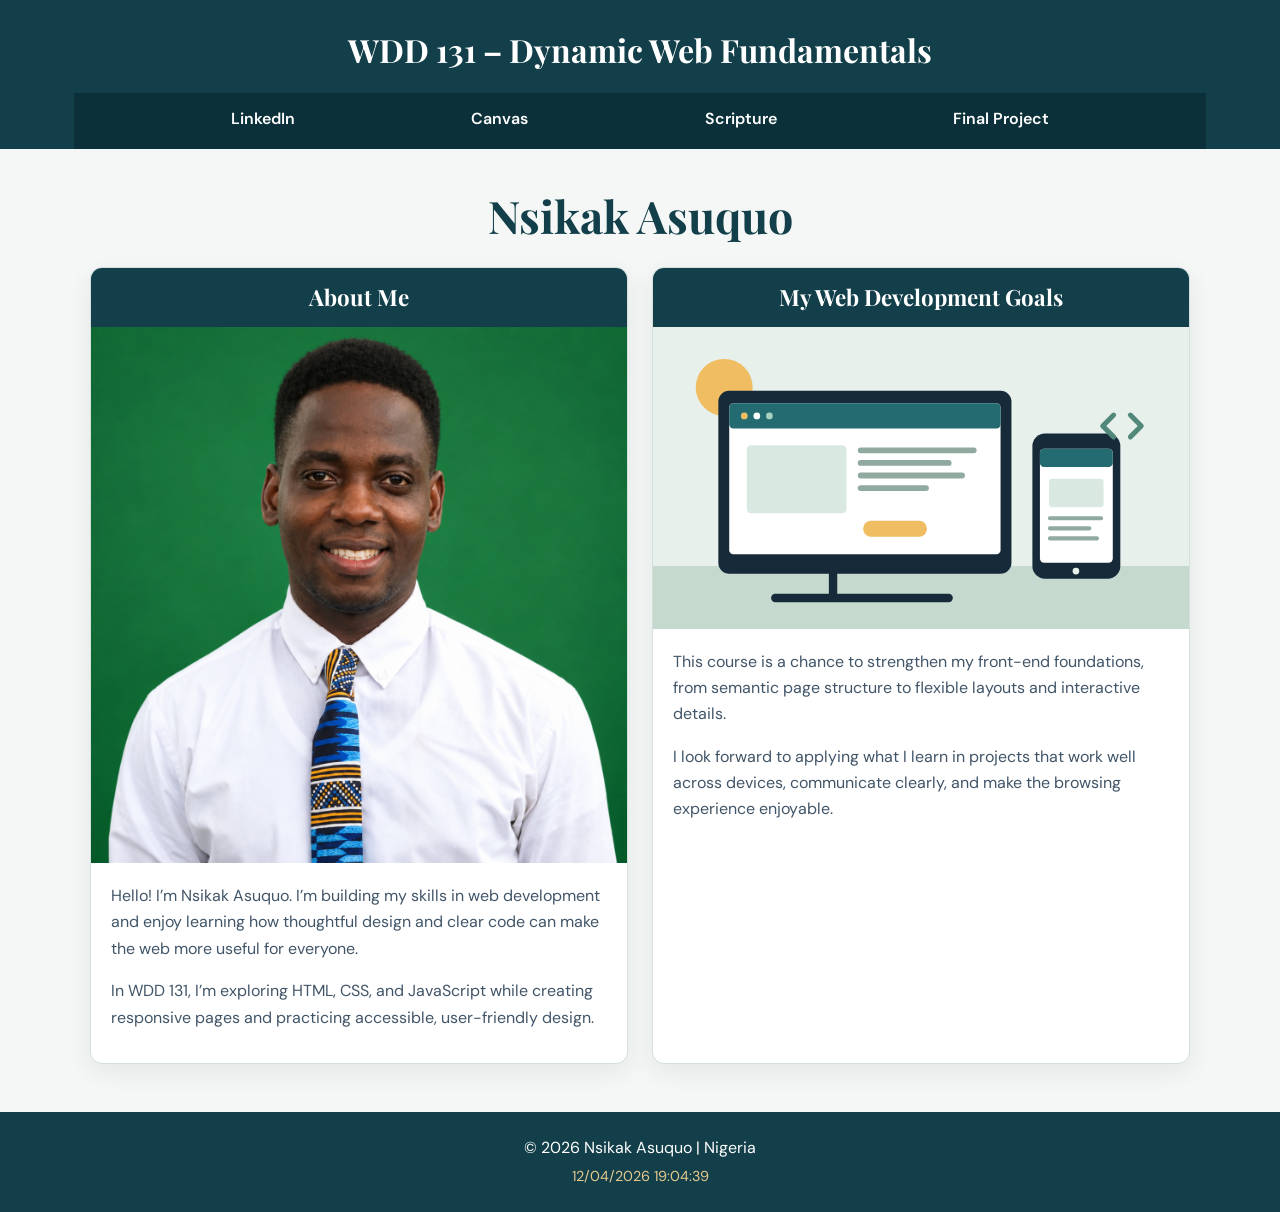
<file: index.html>
<!DOCTYPE html>
<html lang="en">
<head>
    <meta charset="UTF-8">
    <meta name="viewport" content="width=device-width, initial-scale=1">
    <title>WDD 131 – Dynamic Web Fundamentals – Nsikak Asuquo</title>
    <meta name="description" content="WDD 131 – Dynamic Web Fundamentals by Nsikak Asuquo. Explore web development, HTML, CSS, JavaScript, and my learning goals.">
    <meta name="author" content="Nsikak Asuquo">
    <link rel="preconnect" href="https://fonts.googleapis.com">
    <link rel="preconnect" href="https://fonts.gstatic.com" crossorigin>
    <link href="https://fonts.googleapis.com/css2?family=DM+Sans:wght@400;500;600;700&family=Playfair+Display:wght@600;700&display=swap" rel="stylesheet">
    <link rel="stylesheet" href="styles/base.css">
    <script src="scripts/getdates.js" defer></script>
</head>
<body>
    <header>
        <div class="header-content">
            <span id="course-title">WDD 131 – Dynamic Web Fundamentals</span>
            <nav aria-label="Main navigation">
                <a href="https://www.linkedin.com/in/nsikakasuquo777/">LinkedIn</a>
                <a href="https://byupw.instructure.com/">Canvas</a>
                <a href="https://www.churchofjesuschrist.org/study/scriptures/bofm/1-ne/8?lang=eng">Scripture</a>
                <a href="final-project/">Final Project</a>
            </nav>
        </div>
    </header>
    <main>
        <h1>Nsikak Asuquo</h1>
        <div class="cards">
            <section class="card">
                <h2>About Me</h2>
                <img class="about-photo" src="images/photo.png" alt="Portrait photo of Nsikak Asuquo">
                <div class="card-content">
                    <p>Hello! I’m Nsikak Asuquo. I’m building my skills in web development and enjoy learning how thoughtful design and clear code can make the web more useful for everyone.</p>
                    <p>In WDD 131, I’m exploring HTML, CSS, and JavaScript while creating responsive pages and practicing accessible, user-friendly design.</p>
                </div>
            </section>
            <section class="card">
                <h2>My Web Development Goals</h2>
                <img src="images/web-development.svg" alt="Illustration of a responsive web page with code symbols" width="640" height="360">
                <div class="card-content">
                    <p>This course is a chance to strengthen my front-end foundations, from semantic page structure to flexible layouts and interactive details.</p>
                    <p>I look forward to applying what I learn in projects that work well across devices, communicate clearly, and make the browsing experience enjoyable.</p>
                </div>
            </section>
        </div>
    </main>
    <footer>
        <p>&copy; <span id="currentyear"></span> Nsikak Asuquo | Nigeria</p>
        <p id="lastModified"></p>
    </footer>
</body>
</html>
</file>
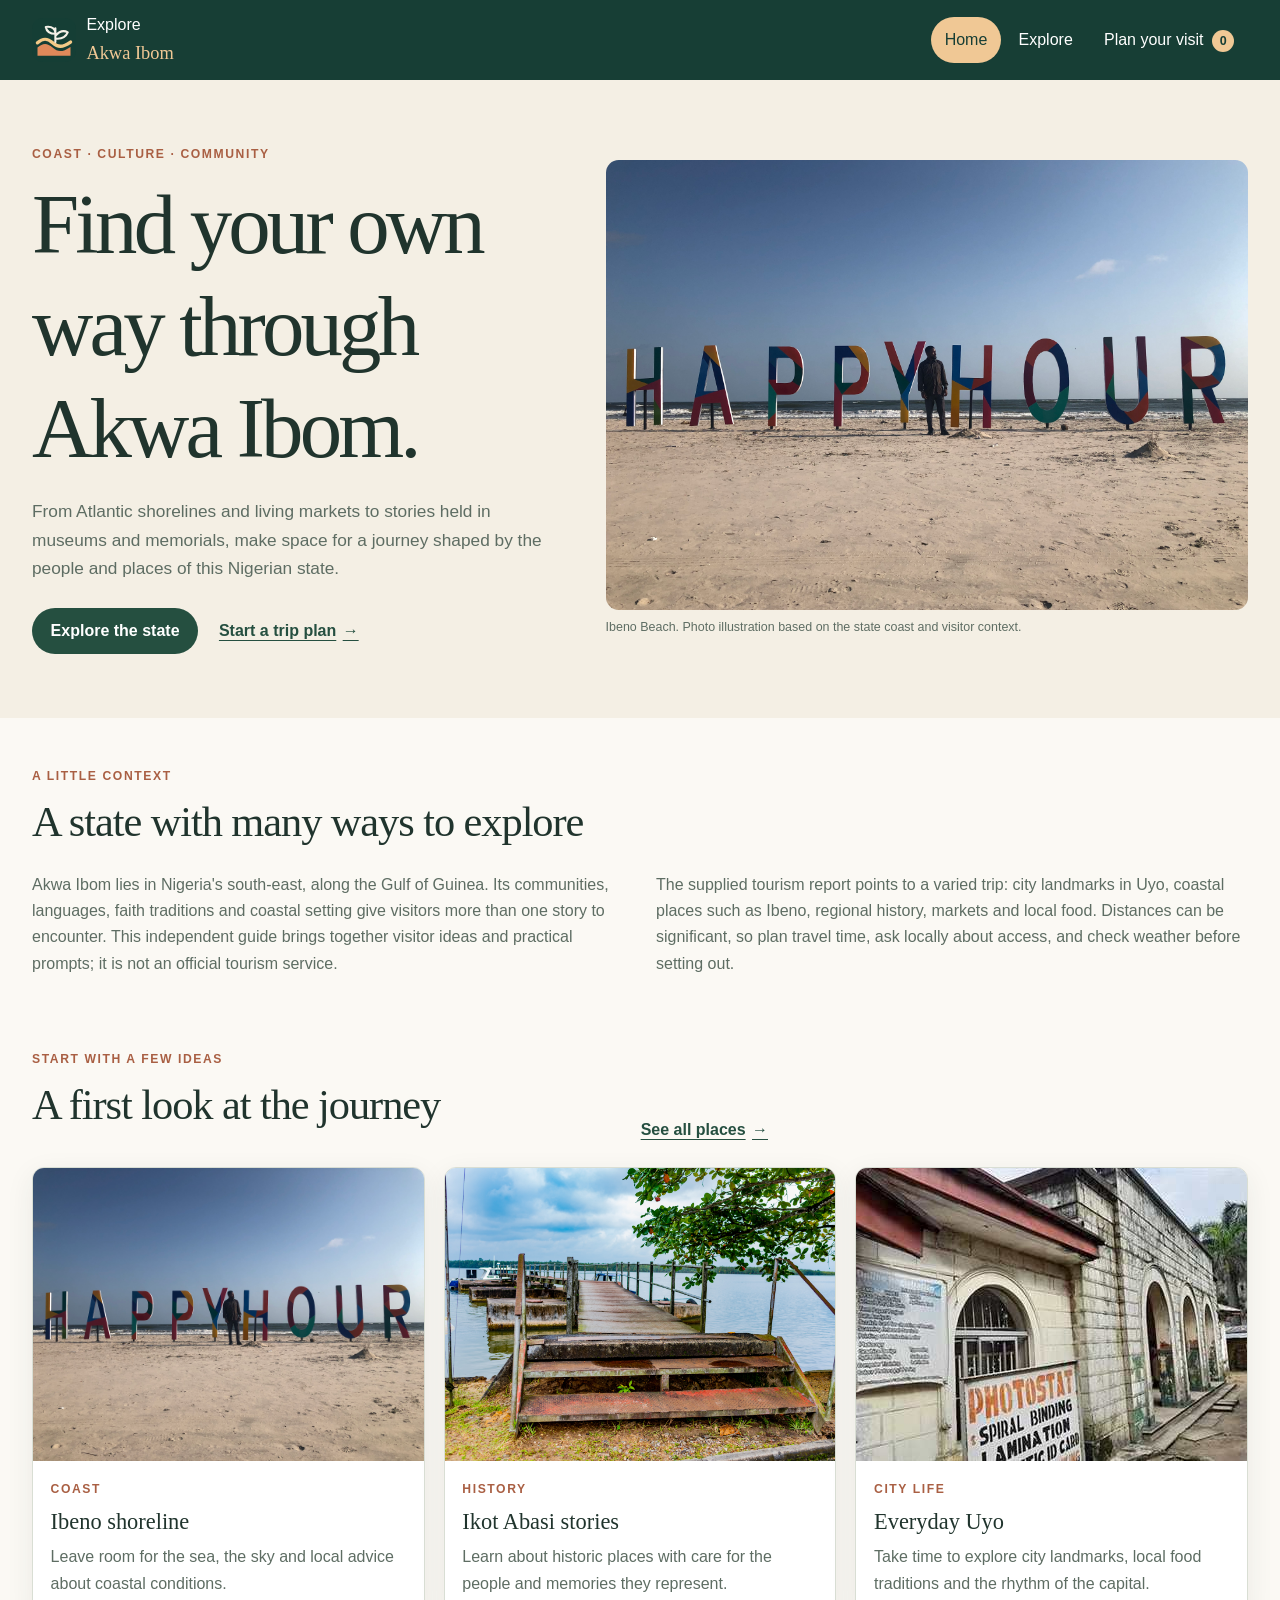
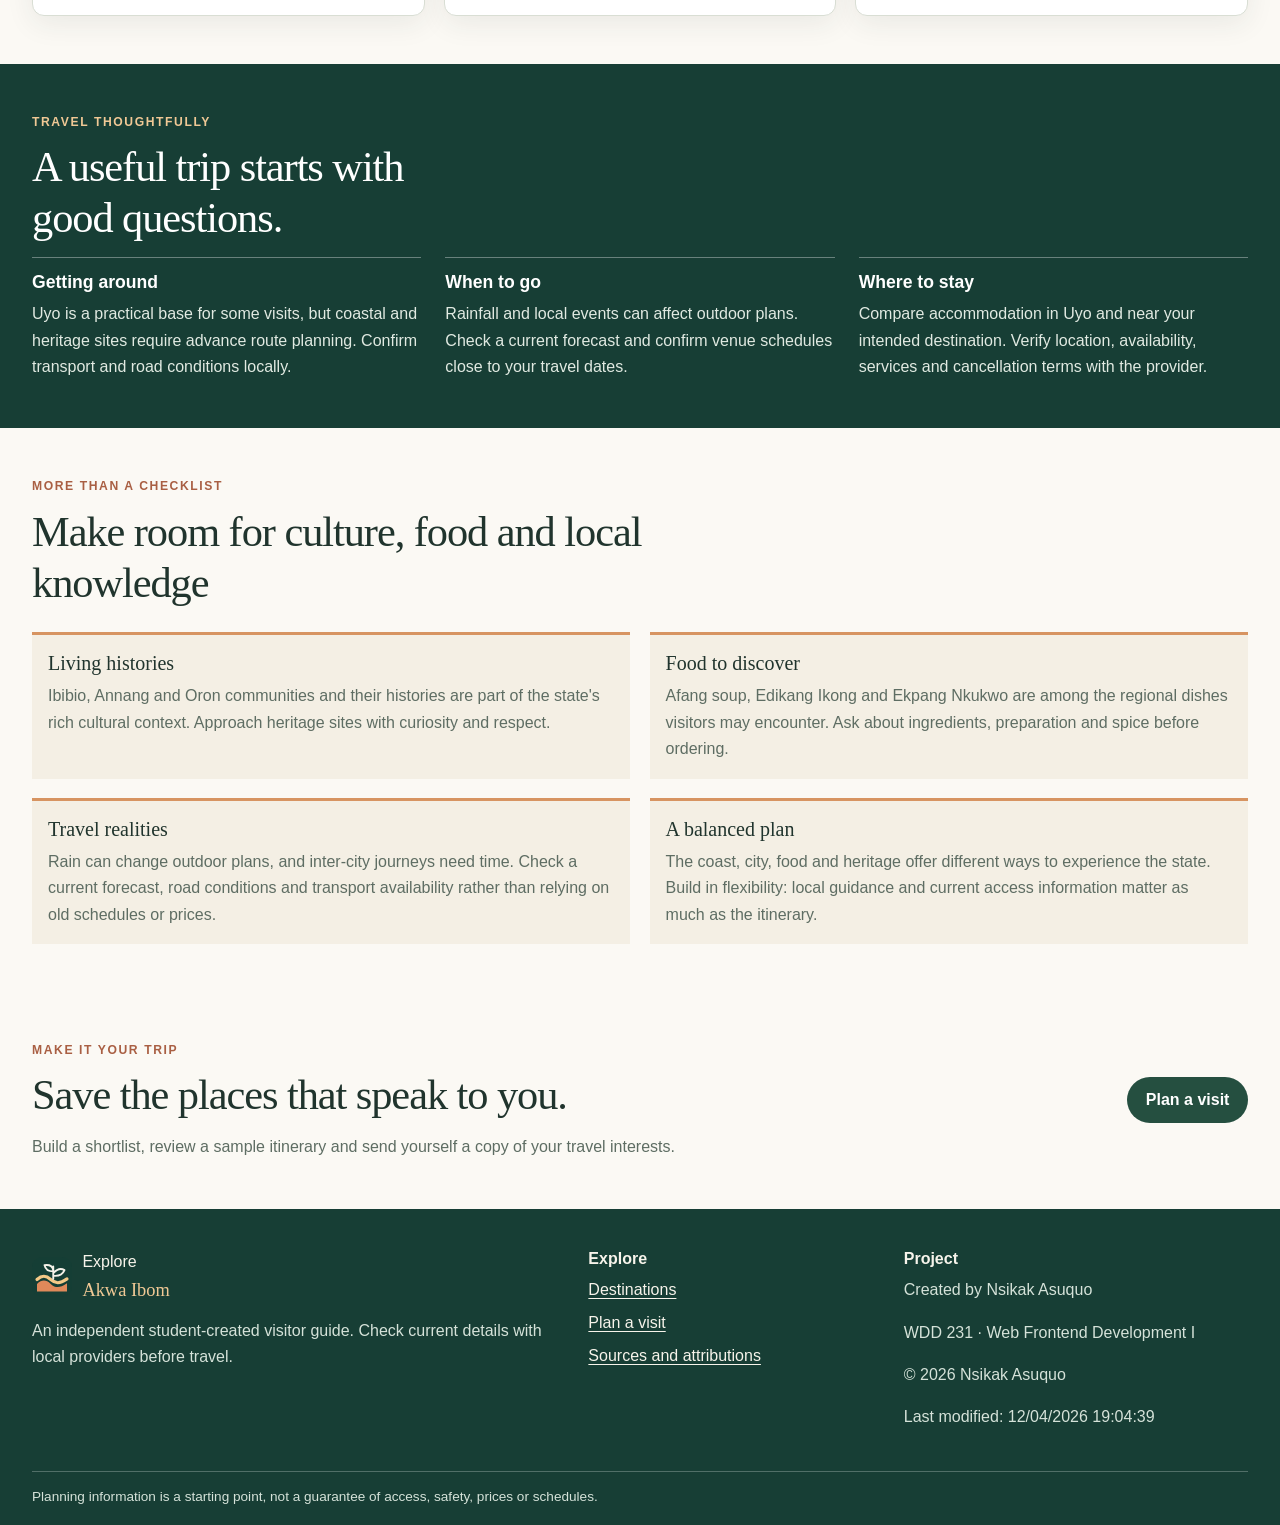
<file: Project/index.html>
<!DOCTYPE html>
<html lang="en">
  <head>
    <meta charset="UTF-8">
    <meta name="viewport" content="width=device-width, initial-scale=1">
    <meta name="description" content="Plan a thoughtful visit to Akwa Ibom with destination ideas, cultural context, local food, and practical travel guidance.">
    <meta name="author" content="Nsikak Asuquo">
    <meta property="og:title" content="Explore Akwa Ibom | A visitor's guide">
    <meta property="og:description" content="Discover the coast, culture, history, and city life of Akwa Ibom State, Nigeria.">
    <meta property="og:image" content="images/destinations/ibeno-beach.jpg">
    <meta property="og:url" content="https://nsikak0.github.io/wdd231/final/">
    <meta property="og:type" content="website">
    <title>Explore Akwa Ibom | A visitor's guide</title>
    <link rel="icon" href="images/favicon.svg" type="image/svg+xml">
    <link rel="stylesheet" href="styles/small.css">
    <link rel="stylesheet" href="styles/larger.css">
    <script src="scripts/navigation.js" defer></script>
    <script src="scripts/home.js" defer></script>
  </head>
  <body>
    <a class="skip-link" href="#main-content">Skip to main content</a>
    <header class="site-header">
      <a class="brand" href="index.html">
        <img src="images/favicon.svg" alt="" width="44" height="44">
        <span>Explore <strong>Akwa Ibom</strong></span>
      </a>
      <button class="menu-toggle" type="button" aria-label="Open navigation menu" aria-expanded="false" aria-controls="primary-navigation">
        <span class="menu-toggle__icon" aria-hidden="true"></span>
      </button>
      <nav class="primary-navigation" id="primary-navigation" aria-label="Main navigation">
        <ul>
          <li><a href="index.html" aria-current="page">Home</a></li>
          <li><a href="explore.html">Explore</a></li>
          <li><a href="plan.html">Plan your visit <span class="nav-count" id="saved-count">0</span></a></li>
        </ul>
      </nav>
    </header>

    <main id="main-content">
      <section class="hero">
        <div class="hero__copy">
          <p class="eyebrow">Coast · culture · community</p>
          <h1>Find your own way through Akwa Ibom.</h1>
          <p>
            From Atlantic shorelines and living markets to stories held in museums and memorials,
            make space for a journey shaped by the people and places of this Nigerian state.
          </p>
          <div class="hero__actions">
            <a class="button button--primary" href="explore.html">Explore the state</a>
            <a class="text-link" href="plan.html">Start a trip plan <span aria-hidden="true">→</span></a>
          </div>
        </div>
        <figure class="hero__image">
          <img src="images/destinations/ibeno-beach.jpg" alt="Atlantic shoreline at Ibeno Beach in Akwa Ibom" width="800" height="450" loading="eager">
          <figcaption>Ibeno Beach. Photo illustration based on the state coast and visitor context.</figcaption>
        </figure>
      </section>

      <section class="section section--intro" aria-labelledby="intro-title">
        <div class="section-heading">
          <p class="eyebrow">A little context</p>
          <h2 id="intro-title">A state with many ways to explore</h2>
        </div>
        <div class="intro-columns">
          <p>
            Akwa Ibom lies in Nigeria's south-east, along the Gulf of Guinea. Its communities,
            languages, faith traditions and coastal setting give visitors more than one story to
            encounter. This independent guide brings together visitor ideas and practical prompts;
            it is not an official tourism service.
          </p>
          <p>
            The supplied tourism report points to a varied trip: city landmarks in Uyo, coastal
            places such as Ibeno, regional history, markets and local food. Distances can be
            significant, so plan travel time, ask locally about access, and check weather before
            setting out.
          </p>
        </div>
      </section>

      <section class="section section--feature" aria-labelledby="featured-title">
        <div class="section-heading section-heading--row">
          <div>
            <p class="eyebrow">Start with a few ideas</p>
            <h2 id="featured-title">A first look at the journey</h2>
          </div>
          <a class="text-link" href="explore.html">See all places <span aria-hidden="true">→</span></a>
        </div>
        <div class="feature-grid">
          <article class="feature-card">
            <img src="images/destinations/ibeno-beach.jpg" alt="Atlantic shoreline at Ibeno Beach" width="520" height="293" loading="lazy">
            <div><p class="eyebrow">Coast</p><h3>Ibeno shoreline</h3><p>Leave room for the sea, the sky and local advice about coastal conditions.</p></div>
          </article>
          <article class="feature-card">
            <img src="images/destinations/bridge-no-return.jpg" alt="The Bridge of No Return memorial site in Ikot Abasi" width="520" height="293" loading="lazy">
            <div><p class="eyebrow">History</p><h3>Ikot Abasi stories</h3><p>Learn about historic places with care for the people and memories they represent.</p></div>
          </article>
          <article class="feature-card">
            <img src="images/destinations/uyo-post-office.jpg" alt="Roundabout on Wellington Bassey Road in Uyo" width="520" height="293" loading="lazy">
            <div><p class="eyebrow">City life</p><h3>Everyday Uyo</h3><p>Take time to explore city landmarks, local food traditions and the rhythm of the capital.</p></div>
          </article>
        </div>
      </section>

      <section class="visitor-guide" aria-labelledby="guide-title">
        <div>
          <p class="eyebrow eyebrow--light">Travel thoughtfully</p>
          <h2 id="guide-title">A useful trip starts with good questions.</h2>
        </div>
        <div class="guide-grid">
          <article><h3>Getting around</h3><p>Uyo is a practical base for some visits, but coastal and heritage sites require advance route planning. Confirm transport and road conditions locally.</p></article>
          <article><h3>When to go</h3><p>Rainfall and local events can affect outdoor plans. Check a current forecast and confirm venue schedules close to your travel dates.</p></article>
          <article><h3>Where to stay</h3><p>Compare accommodation in Uyo and near your intended destination. Verify location, availability, services and cancellation terms with the provider.</p></article>
        </div>
      </section>

      <section class="section" aria-labelledby="context-title">
        <div class="section-heading">
          <p class="eyebrow">More than a checklist</p>
          <h2 id="context-title">Make room for culture, food and local knowledge</h2>
        </div>
        <div class="context-grid">
          <article><h3>Living histories</h3><p>Ibibio, Annang and Oron communities and their histories are part of the state's rich cultural context. Approach heritage sites with curiosity and respect.</p></article>
          <article><h3>Food to discover</h3><p>Afang soup, Edikang Ikong and Ekpang Nkukwo are among the regional dishes visitors may encounter. Ask about ingredients, preparation and spice before ordering.</p></article>
          <article><h3>Travel realities</h3><p>Rain can change outdoor plans, and inter-city journeys need time. Check a current forecast, road conditions and transport availability rather than relying on old schedules or prices.</p></article>
          <article><h3>A balanced plan</h3><p>The coast, city, food and heritage offer different ways to experience the state. Build in flexibility: local guidance and current access information matter as much as the itinerary.</p></article>
        </div>
      </section>

      <section class="section closing-callout" aria-labelledby="closing-title">
        <div><p class="eyebrow">Make it your trip</p><h2 id="closing-title">Save the places that speak to you.</h2><p>Build a shortlist, review a sample itinerary and send yourself a copy of your travel interests.</p></div>
        <a class="button button--primary" href="plan.html">Plan a visit</a>
      </section>
    </main>

    <footer class="site-footer">
      <div class="footer-main">
        <div><a class="brand brand--footer" href="index.html"><img src="images/favicon.svg" alt="" width="40" height="40"><span>Explore <strong>Akwa Ibom</strong></span></a><p>An independent student-created visitor guide. Check current details with local providers before travel.</p></div>
        <div><h2>Explore</h2><ul><li><a href="explore.html">Destinations</a></li><li><a href="plan.html">Plan a visit</a></li><li><a href="attributions.html">Sources and attributions</a></li></ul></div>
        <div><h2>Project</h2><p>Created by Nsikak Asuquo</p><p>WDD 231 · Web Frontend Development I</p><p>© <span id="current-year"></span> Nsikak Asuquo</p><p>Last modified: <span id="last-modified"></span></p></div>
      </div>
      <p class="footer-note">Planning information is a starting point, not a guarantee of access, safety, prices or schedules.</p>
    </footer>
  </body>
</html>
</file>
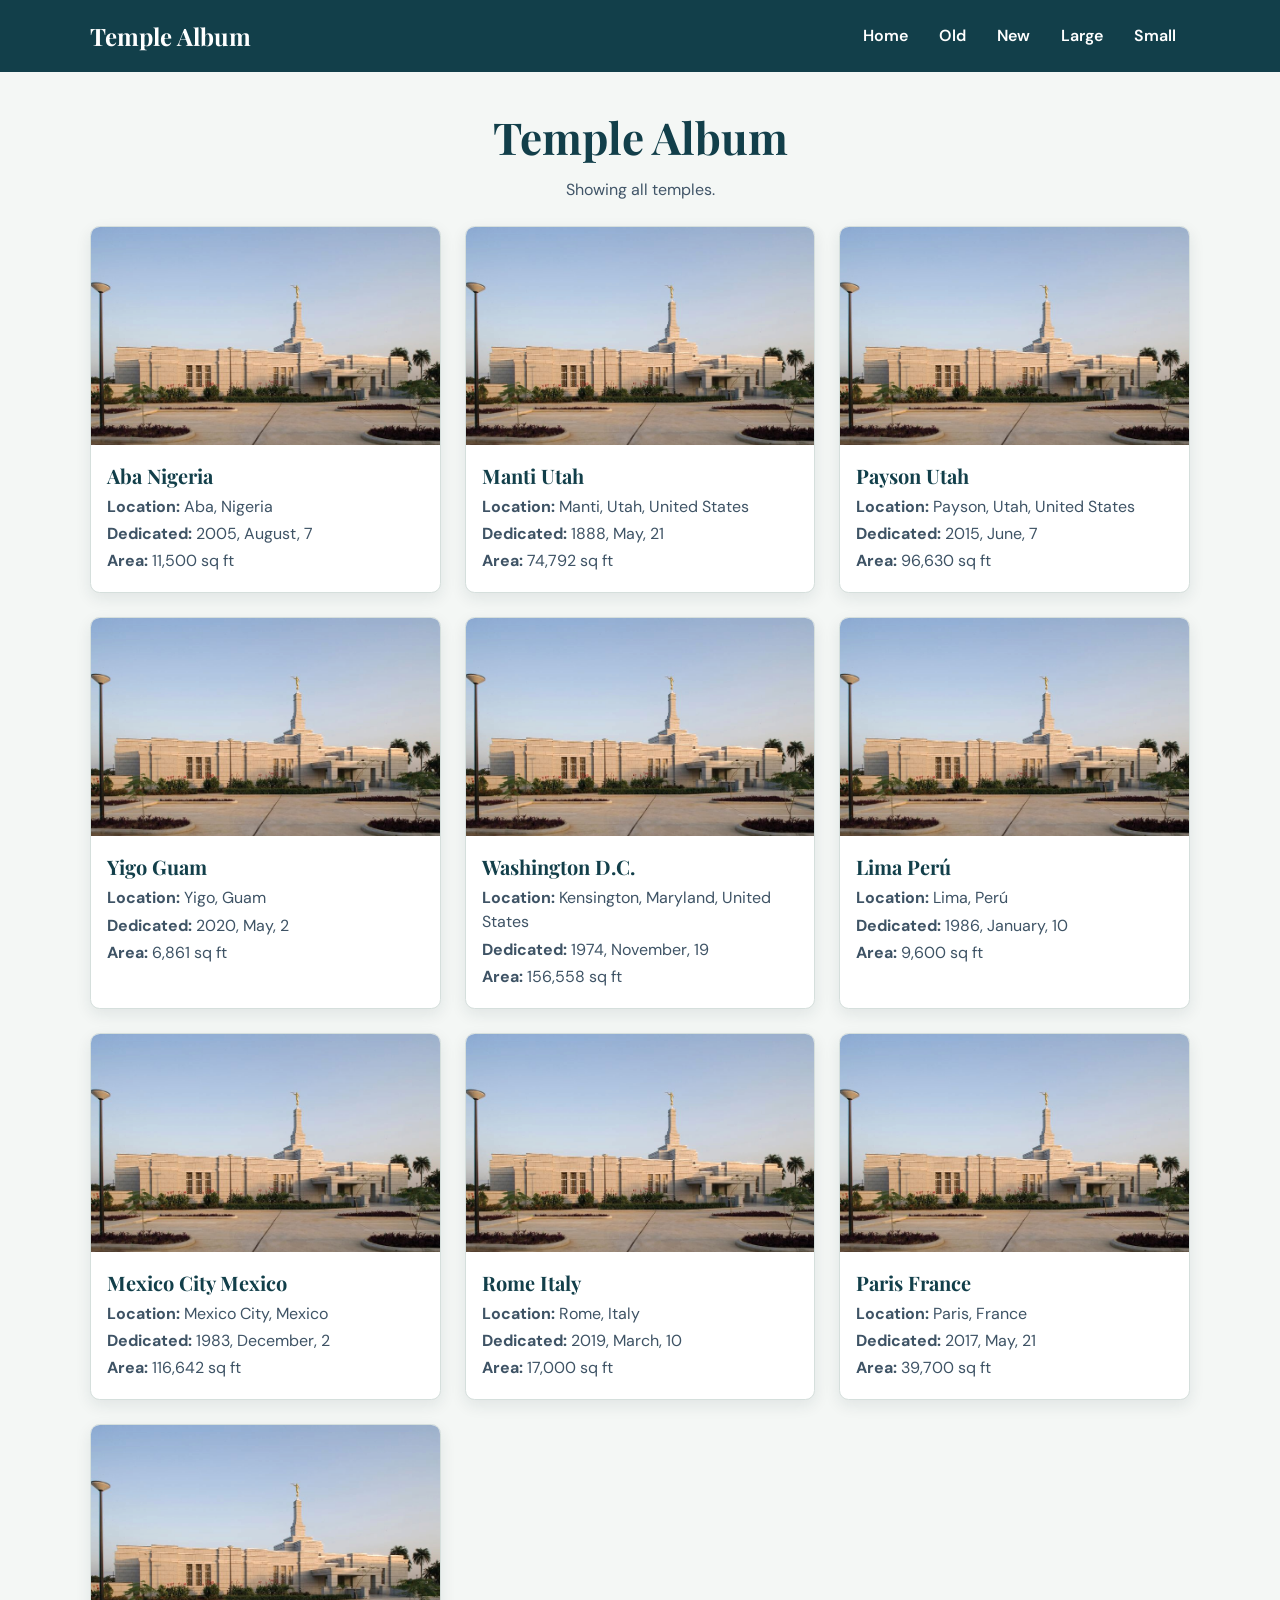
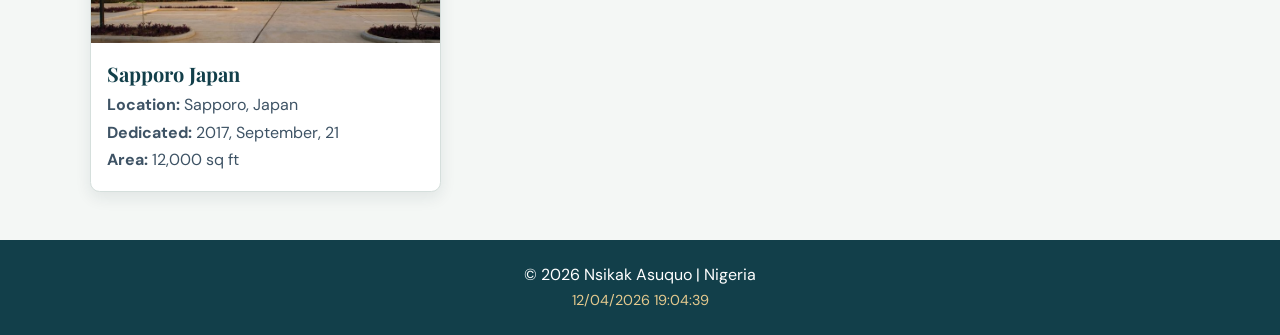
<file: filtered-temples.html>
<!DOCTYPE html>
<html lang="en">
  <head>
    <meta charset="UTF-8">
    <meta name="viewport" content="width=device-width, initial-scale=1">
    <meta
      name="description"
      content="A responsive gallery of notable LDS temples with filtering by age, size, and era."
    >
    <meta name="author" content="Nsikak Asuquo">
    <title>Temple Album | Nsikak Asuquo</title>
    <link rel="preconnect" href="https://fonts.googleapis.com">
    <link rel="preconnect" href="https://fonts.gstatic.com" crossorigin>
    <link
      href="https://fonts.googleapis.com/css2?family=DM+Sans:wght@400;500;600;700&family=Playfair+Display:wght@600;700&display=swap"
      rel="stylesheet"
    >
    <link rel="stylesheet" href="styles/filtered-temples.css">
    <link rel="stylesheet" href="styles/filtered-temples-large.css">
    <script src="scripts/filtered-temples.js" defer></script>
  </head>
  <body>
    <header id="top">
      <a class="site-title" href="filtered-temples.html">Temple Album</a>
      <button
        class="menu-toggle"
        type="button"
        aria-label="Open navigation menu"
        aria-expanded="false"
        aria-controls="primary-nav"
      >
        <span class="menu-icon" aria-hidden="true"></span>
      </button>
      <nav id="primary-nav" aria-label="Main navigation">
        <a href="#temple-gallery" data-filter="home">Home</a>
        <a href="#temple-gallery" data-filter="old">Old</a>
        <a href="#temple-gallery" data-filter="new">New</a>
        <a href="#temple-gallery" data-filter="large">Large</a>
        <a href="#temple-gallery" data-filter="small">Small</a>
      </nav>
    </header>

    <main id="temple-gallery">
      <h1>Temple Album</h1>
      <p id="gallery-note" class="gallery-note">Showing all temples.</p>
      <div id="temple-grid" class="temple-grid" aria-live="polite"></div>
    </main>

    <footer>
      <p>&copy; <span id="currentyear"></span> Nsikak Asuquo | Nigeria</p>
      <p id="lastModified"></p>
    </footer>
  </body>
</html>
</file>
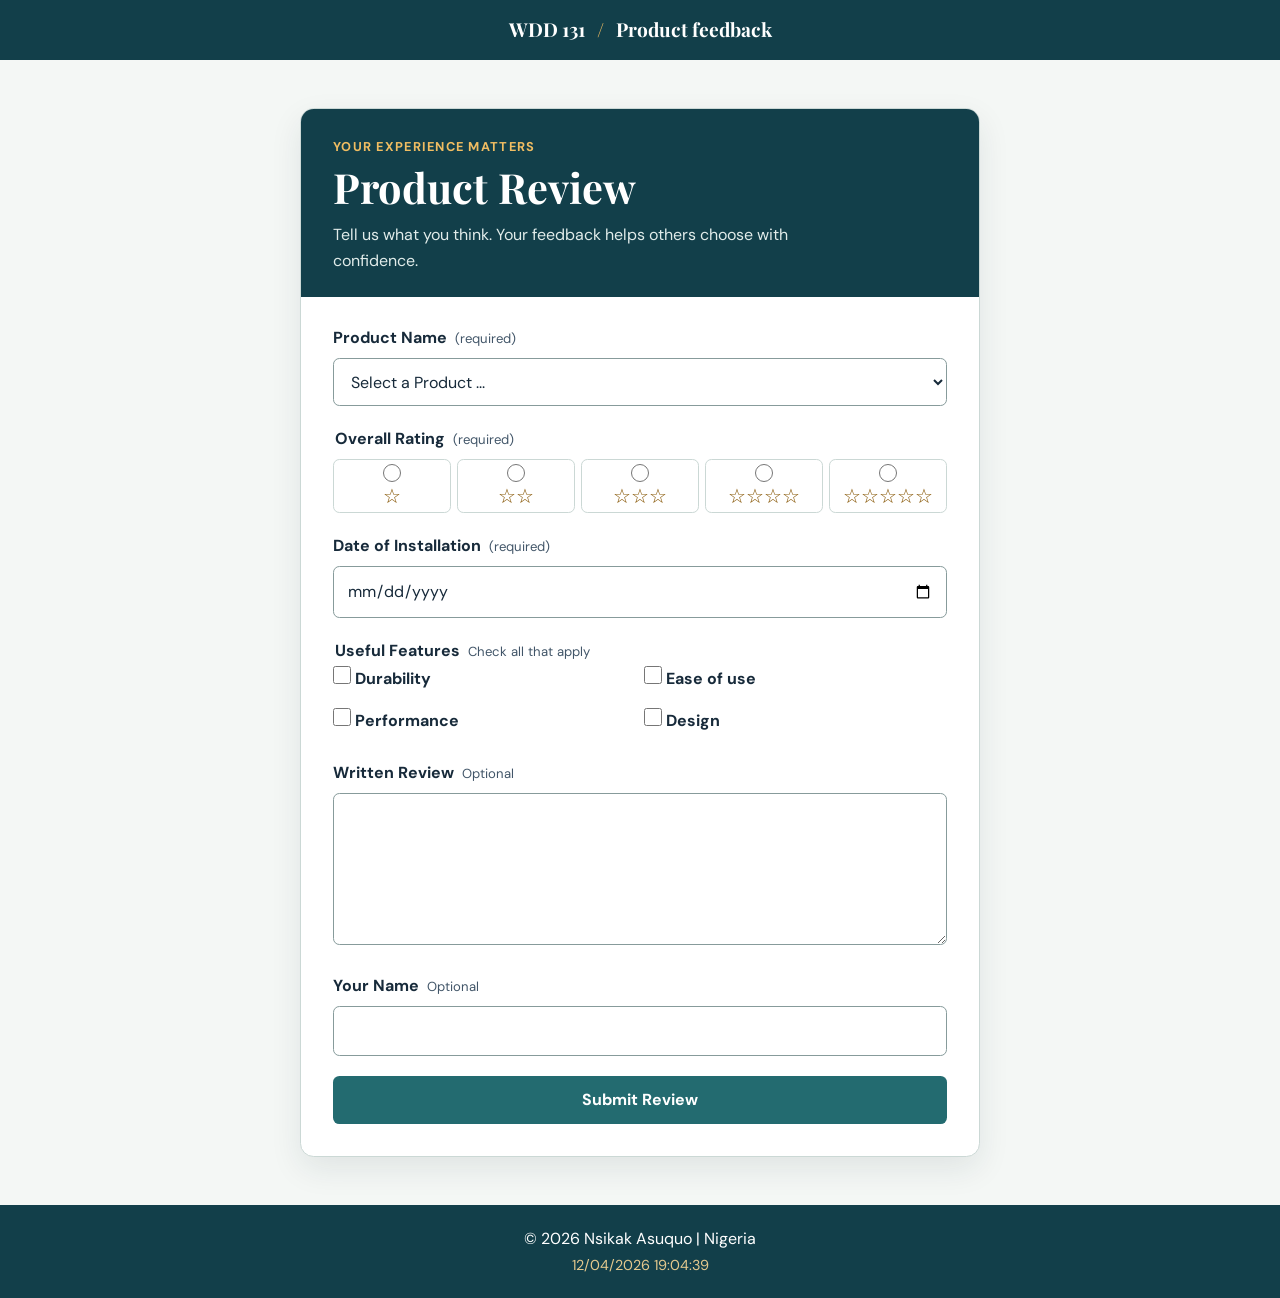
<file: form.html>
<!DOCTYPE html>
<html lang="en">
<head>
    <meta charset="UTF-8">
    <meta name="viewport" content="width=device-width, initial-scale=1">
    <meta name="description" content="Share your experience with a product by submitting a product review.">
    <meta name="author" content="Nsikak Asuquo">
    <title>Product Review | WDD 131</title>
    <link rel="preconnect" href="https://fonts.googleapis.com">
    <link rel="preconnect" href="https://fonts.gstatic.com" crossorigin>
    <link href="https://fonts.googleapis.com/css2?family=DM+Sans:wght@400;500;600;700&family=Playfair+Display:wght@600;700&display=swap" rel="stylesheet">
    <link rel="stylesheet" href="styles/form.css">
    <script src="scripts/getdates.js" defer></script>
    <script src="scripts/form.js" defer></script>
</head>
<body>
    <header class="page-header">
        <p>WDD 131 <span aria-hidden="true">/</span> Product feedback</p>
    </header>
    <main>
        <section class="form-card" aria-labelledby="page-title">
            <div class="intro">
                <p class="eyebrow">Your experience matters</p>
                <h1 id="page-title">Product Review</h1>
                <p>Tell us what you think. Your feedback helps others choose with confidence.</p>
            </div>
            <form method="get" action="review.html">
                <div class="form-field">
                    <label for="product-name">Product Name <span class="required-note">(required)</span></label>
                    <select id="product-name" name="product-name" required>
                        <option value="" disabled selected>Select a Product ...</option>
                    </select>
                </div>

                <fieldset class="form-field rating-field">
                    <legend>Overall Rating <span class="required-note">(required)</span></legend>
                    <div class="rating-options">
                        <label class="rating-option" for="rating-1">
                            <input id="rating-1" name="rating" type="radio" value="1" required>
                            <span aria-hidden="true">&star;</span><span class="visually-hidden">1 star</span>
                        </label>
                        <label class="rating-option" for="rating-2">
                            <input id="rating-2" name="rating" type="radio" value="2" required>
                            <span aria-hidden="true">&star;&star;</span><span class="visually-hidden">2 stars</span>
                        </label>
                        <label class="rating-option" for="rating-3">
                            <input id="rating-3" name="rating" type="radio" value="3" required>
                            <span aria-hidden="true">&star;&star;&star;</span><span class="visually-hidden">3 stars</span>
                        </label>
                        <label class="rating-option" for="rating-4">
                            <input id="rating-4" name="rating" type="radio" value="4" required>
                            <span aria-hidden="true">&star;&star;&star;&star;</span><span class="visually-hidden">4 stars</span>
                        </label>
                        <label class="rating-option" for="rating-5">
                            <input id="rating-5" name="rating" type="radio" value="5" required>
                            <span aria-hidden="true">&star;&star;&star;&star;&star;</span><span class="visually-hidden">5 stars</span>
                        </label>
                    </div>
                </fieldset>

                <div class="form-field">
                    <label for="installation-date">Date of Installation <span class="required-note">(required)</span></label>
                    <input id="installation-date" name="installation-date" type="date" required>
                </div>

                <fieldset class="form-field feature-field">
                    <legend>Useful Features <span class="field-hint">Check all that apply</span></legend>
                    <label class="check-option" for="feature-durability">
                        <input id="feature-durability" name="useful-features" type="checkbox" value="durability">
                        Durability
                    </label>
                    <label class="check-option" for="feature-ease-of-use">
                        <input id="feature-ease-of-use" name="useful-features" type="checkbox" value="ease-of-use">
                        Ease of use
                    </label>
                    <label class="check-option" for="feature-performance">
                        <input id="feature-performance" name="useful-features" type="checkbox" value="performance">
                        Performance
                    </label>
                    <label class="check-option" for="feature-design">
                        <input id="feature-design" name="useful-features" type="checkbox" value="design">
                        Design
                    </label>
                </fieldset>

                <div class="form-field">
                    <label for="written-review">Written Review <span class="field-hint">Optional</span></label>
                    <textarea id="written-review" name="written-review" rows="5"></textarea>
                </div>

                <div class="form-field">
                    <label for="user-name">Your Name <span class="field-hint">Optional</span></label>
                    <input id="user-name" name="user-name" type="text" autocomplete="name">
                </div>

                <input class="submit-button" type="submit" value="Submit Review">
            </form>
        </section>
    </main>
    <footer>
        <p>&copy; <span id="currentyear"></span> Nsikak Asuquo | Nigeria</p>
        <p id="lastModified"></p>
    </footer>
</body>
</html>
</file>
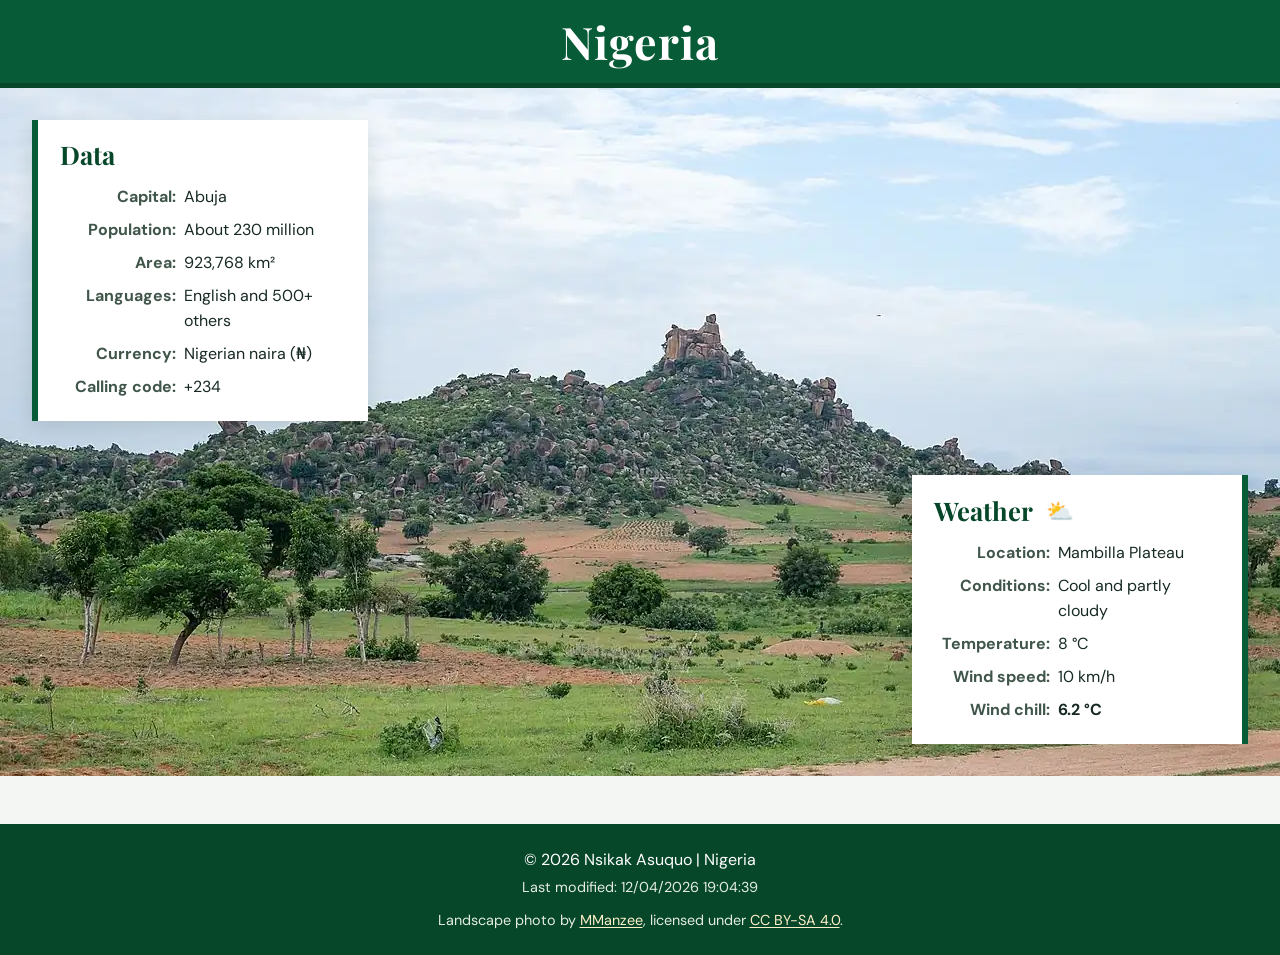
<file: place.html>
<!DOCTYPE html>
<html lang="en">
<head>
    <meta charset="UTF-8">
    <meta name="viewport" content="width=device-width, initial-scale=1">
    <meta name="description" content="Explore Nigeria, from its vibrant cities to the granite hills and highlands of Taraba State.">
    <meta name="author" content="Nsikak Asuquo">
    <title>Nigeria | Country Profile</title>
    <link rel="preconnect" href="https://fonts.googleapis.com">
    <link rel="preconnect" href="https://fonts.gstatic.com" crossorigin>
    <link href="https://fonts.googleapis.com/css2?family=DM+Sans:wght@400;500;600;700&family=Playfair+Display:wght@600;700&display=swap" rel="stylesheet">
    <link rel="stylesheet" href="styles/place.css">
    <script src="scripts/place.js" defer></script>
</head>
<body>
    <header class="site-header">
        <h1>Nigeria</h1>
    </header>
    <main>
        <section class="place-hero" aria-label="Nigeria country information and weather">
            <section class="info-panel data-panel" aria-labelledby="data-heading">
                <h2 id="data-heading">Data</h2>
                <dl>
                    <div><dt>Capital:</dt><dd>Abuja</dd></div>
                    <div><dt>Population:</dt><dd>About 230 million</dd></div>
                    <div><dt>Area:</dt><dd>923,768 km²</dd></div>
                    <div><dt>Languages:</dt><dd>English and 500+ others</dd></div>
                    <div><dt>Currency:</dt><dd>Nigerian naira (₦)</dd></div>
                    <div><dt>Calling code:</dt><dd>+234</dd></div>
                </dl>
            </section>
            <picture class="hero-picture">
                <source
                    type="image/webp"
                    srcset="images/nigeria-hills-mobile.webp 960w, images/nigeria-hills-wide.webp 1280w"
                    sizes="100vw">
                <img
                    src="images/nigeria-hills-wide.webp"
                    alt="Granite hills rising above the savanna in Taraba State, Nigeria"
                    width="1280"
                    height="853"
                    fetchpriority="high">
            </picture>
            <section class="info-panel weather-panel" aria-labelledby="weather-heading">
                <h2 id="weather-heading">
                    <img class="weather-icon-mobile" src="images/partly-cloudy.svg" alt="" aria-hidden="true">
                    Weather
                </h2>
                <dl>
                    <div><dt>Location:</dt><dd>Mambilla Plateau</dd></div>
                    <div><dt>Conditions:</dt><dd>Cool and partly cloudy</dd></div>
                    <div><dt>Temperature:</dt><dd><span id="temperature">8</span> °C</dd></div>
                    <div><dt>Wind speed:</dt><dd><span id="wind-speed">10</span> km/h</dd></div>
                    <div><dt>Wind chill:</dt><dd id="wind-chill">N/A</dd></div>
                </dl>
            </section>
        </section>
    </main>
    <footer>
        <p>&copy; <span id="currentyear"></span> Nsikak Asuquo | Nigeria</p>
        <p id="lastModified"></p>
        <p class="image-credit">
            Landscape photo by <a href="https://commons.wikimedia.org/wiki/File:Granite_Hill_Landscape_in_Zing,_Taraba_State.jpg">MManzee</a>,
            licensed under <a href="https://creativecommons.org/licenses/by-sa/4.0/">CC BY-SA 4.0</a>.
        </p>
    </footer>
</body>
</html>
</file>
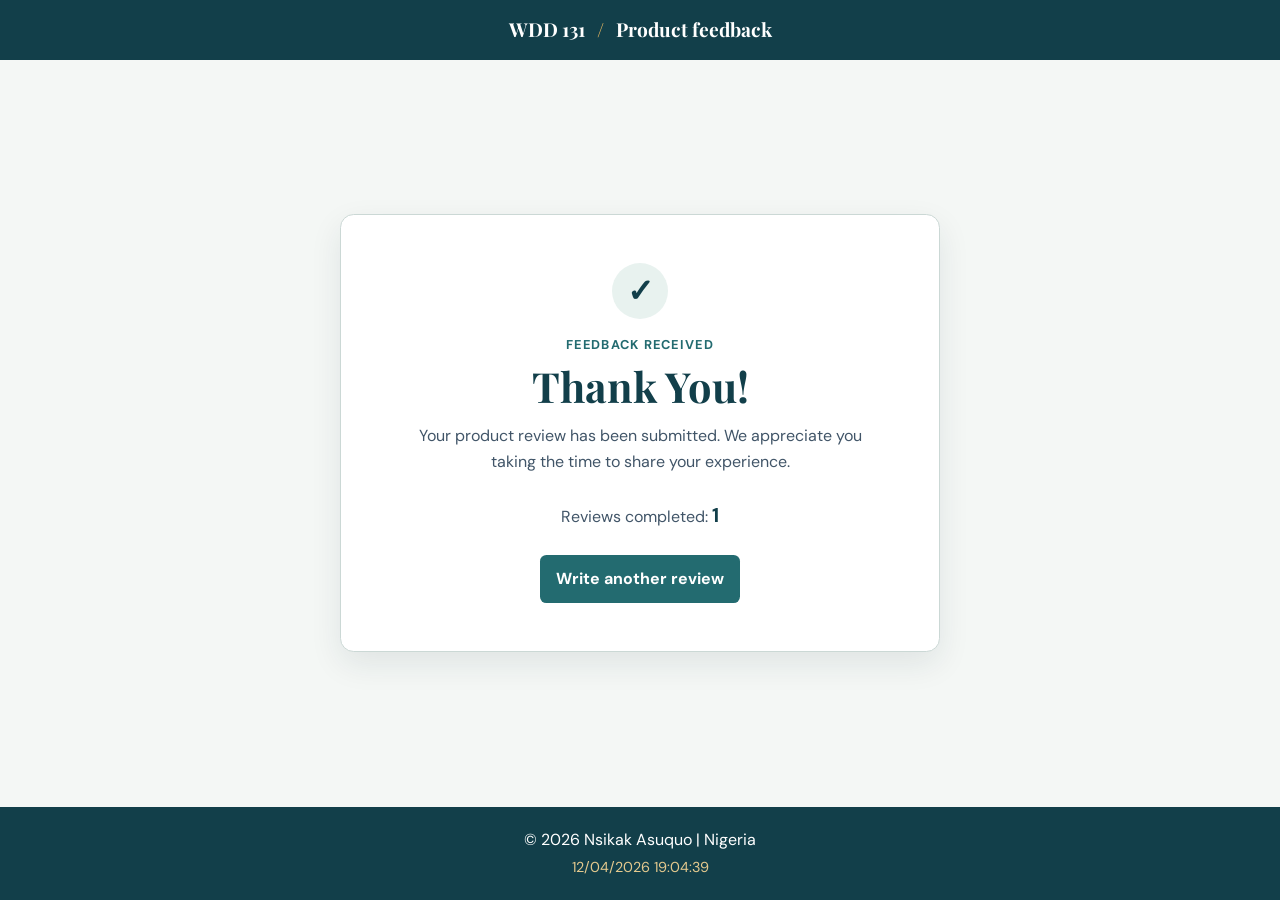
<file: review.html>
<!DOCTYPE html>
<html lang="en">
<head>
    <meta charset="UTF-8">
    <meta name="viewport" content="width=device-width, initial-scale=1">
    <meta name="description" content="Thank you for sharing your product review.">
    <meta name="author" content="Nsikak Asuquo">
    <title>Review Submitted | WDD 131</title>
    <link rel="preconnect" href="https://fonts.googleapis.com">
    <link rel="preconnect" href="https://fonts.gstatic.com" crossorigin>
    <link href="https://fonts.googleapis.com/css2?family=DM+Sans:wght@400;500;600;700&family=Playfair+Display:wght@600;700&display=swap" rel="stylesheet">
    <link rel="stylesheet" href="styles/form.css">
    <script src="scripts/getdates.js" defer></script>
    <script src="scripts/review.js" defer></script>
</head>
<body>
    <header class="page-header">
        <p>WDD 131 <span aria-hidden="true">/</span> Product feedback</p>
    </header>
    <main class="confirmation-main">
        <section class="confirmation-card" aria-labelledby="page-title">
            <p class="confirmation-mark" aria-hidden="true">✓</p>
            <p class="eyebrow">Feedback received</p>
            <h1 id="page-title">Thank You!</h1>
            <p>Your product review has been submitted. We appreciate you taking the time to share your experience.</p>
            <p class="review-total">Reviews completed: <strong id="review-count">0</strong></p>
            <a class="back-link" href="form.html">Write another review</a>
        </section>
    </main>
    <footer>
        <p>&copy; <span id="currentyear"></span> Nsikak Asuquo | Nigeria</p>
        <p id="lastModified"></p>
    </footer>
</body>
</html>
</file>
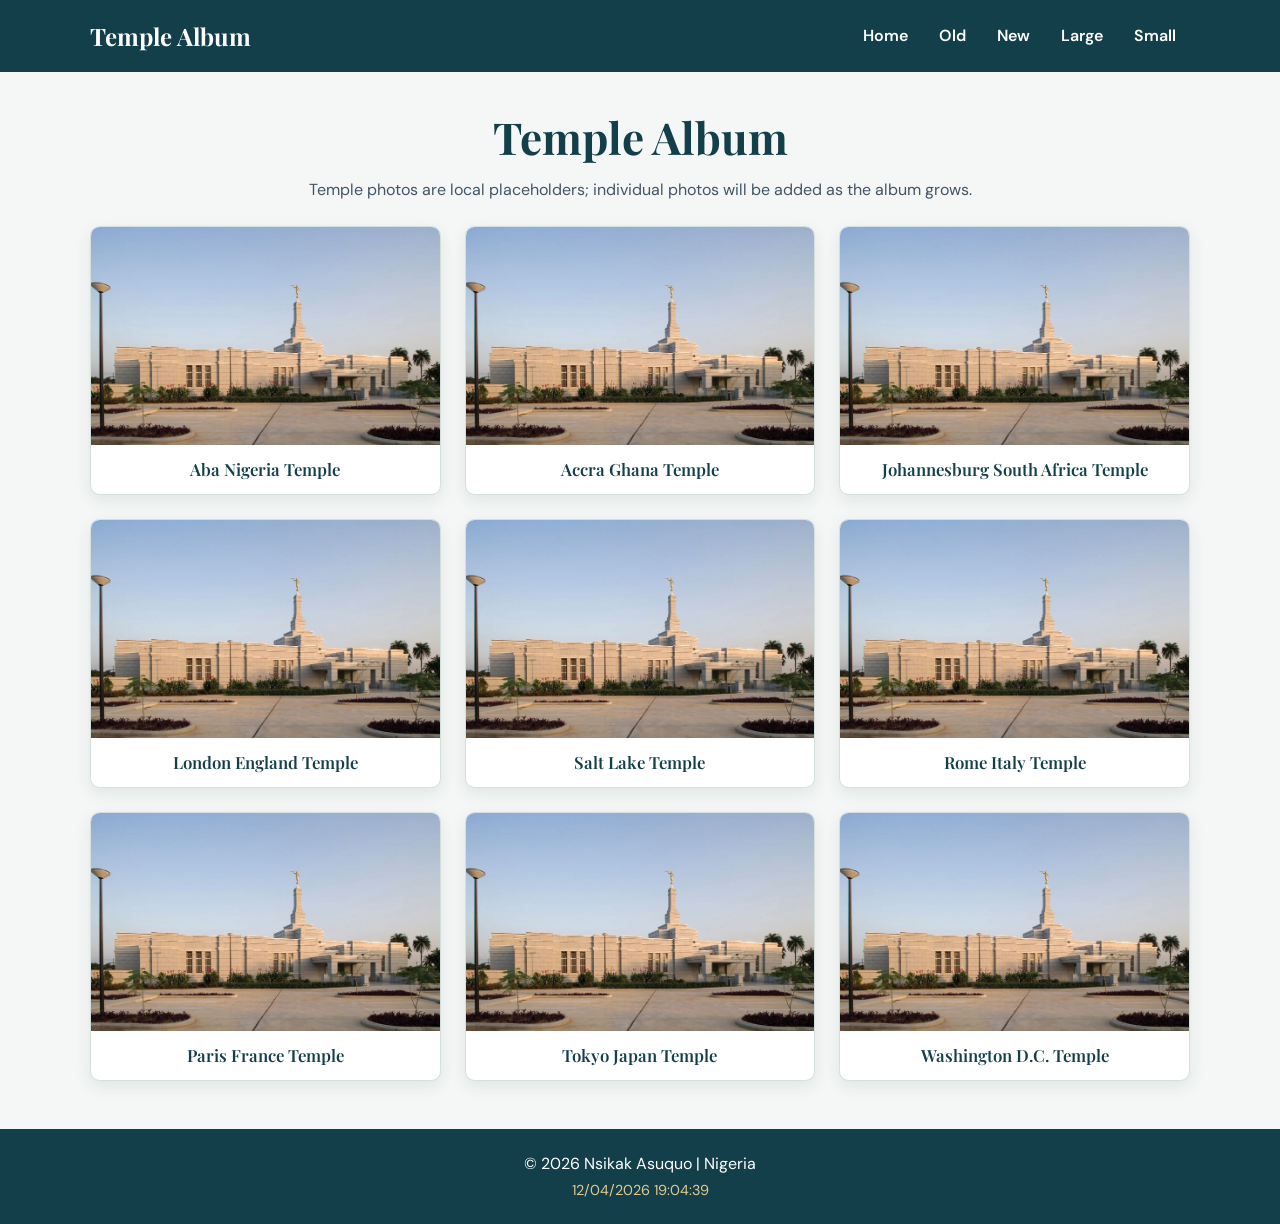
<file: temples.html>
<!DOCTYPE html>
<html lang="en">
<head>
    <meta charset="UTF-8">
    <meta name="viewport" content="width=device-width, initial-scale=1">
    <meta name="description" content="A responsive album featuring temples of The Church of Jesus Christ of Latter-day Saints.">
    <meta name="author" content="Nsikak Asuquo">
    <title>Temple Album | Nsikak Asuquo</title>
    <link rel="preconnect" href="https://fonts.googleapis.com">
    <link rel="preconnect" href="https://fonts.gstatic.com" crossorigin>
    <link href="https://fonts.googleapis.com/css2?family=DM+Sans:wght@400;500;600;700&family=Playfair+Display:wght@600;700&display=swap" rel="stylesheet">
    <link rel="stylesheet" href="styles/temples.css">
    <link rel="stylesheet" href="styles/temples-large.css">
    <script src="scripts/temples.js" defer></script>
</head>
<body>
    <header id="top">
        <a class="site-title" href="temples.html">Temple Album</a>
        <button class="menu-toggle" type="button" aria-label="Open navigation menu" aria-expanded="false" aria-controls="primary-nav">
            <span class="menu-icon" aria-hidden="true"></span>
        </button>
        <nav id="primary-nav" aria-label="Main navigation">
            <a href="temples.html">Home</a>
            <a href="#temple-gallery">Old</a>
            <a href="#temple-gallery">New</a>
            <a href="#temple-gallery">Large</a>
            <a href="#temple-gallery">Small</a>
        </nav>
    </header>
    <main id="temple-gallery">
        <h1>Temple Album</h1>
        <p class="gallery-note">Temple photos are local placeholders; individual photos will be added as the album grows.</p>
        <div class="temple-grid">
            <figure>
                <img src="images/temples/aba_nigeria_temple_1.jpg" alt="Placeholder photo of the Aba Nigeria Temple" width="800" height="450" fetchpriority="high">
                <figcaption>Aba Nigeria Temple</figcaption>
            </figure>
            <figure>
                <img src="images/temples/aba_nigeria_temple_2.jpg" alt="Placeholder photo for the Accra Ghana Temple" width="800" height="450" loading="lazy">
                <figcaption>Accra Ghana Temple</figcaption>
            </figure>
            <figure>
                <img src="images/temples/aba_nigeria_temple_3.jpg" alt="Placeholder photo for the Johannesburg South Africa Temple" width="800" height="450" loading="lazy">
                <figcaption>Johannesburg South Africa Temple</figcaption>
            </figure>
            <figure>
                <img src="images/temples/aba_nigeria_temple_4.jpg" alt="Placeholder photo for the London England Temple" width="800" height="450" loading="lazy">
                <figcaption>London England Temple</figcaption>
            </figure>
            <figure>
                <img src="images/temples/aba_nigeria_temple_5.jpg" alt="Placeholder photo for the Salt Lake Temple" width="800" height="450" loading="lazy">
                <figcaption>Salt Lake Temple</figcaption>
            </figure>
            <figure>
                <img src="images/temples/aba_nigeria_temple_6.jpg" alt="Placeholder photo for the Rome Italy Temple" width="800" height="450" loading="lazy">
                <figcaption>Rome Italy Temple</figcaption>
            </figure>
            <figure>
                <img src="images/temples/aba_nigeria_temple_7.jpg" alt="Placeholder photo for the Paris France Temple" width="800" height="450" loading="lazy">
                <figcaption>Paris France Temple</figcaption>
            </figure>
            <figure>
                <img src="images/temples/aba_nigeria_temple_8.jpg" alt="Placeholder photo for the Tokyo Japan Temple" width="800" height="450" loading="lazy">
                <figcaption>Tokyo Japan Temple</figcaption>
            </figure>
            <figure>
                <img src="images/temples/aba_nigeria_temple_9.jpg" alt="Placeholder photo for the Washington D.C. Temple" width="800" height="450" loading="lazy">
                <figcaption>Washington D.C. Temple</figcaption>
            </figure>
        </div>
    </main>
    <footer>
        <p>&copy; <span id="currentyear"></span> Nsikak Asuquo | Nigeria</p>
        <p id="lastModified"></p>
    </footer>
</body>
</html>
</file>
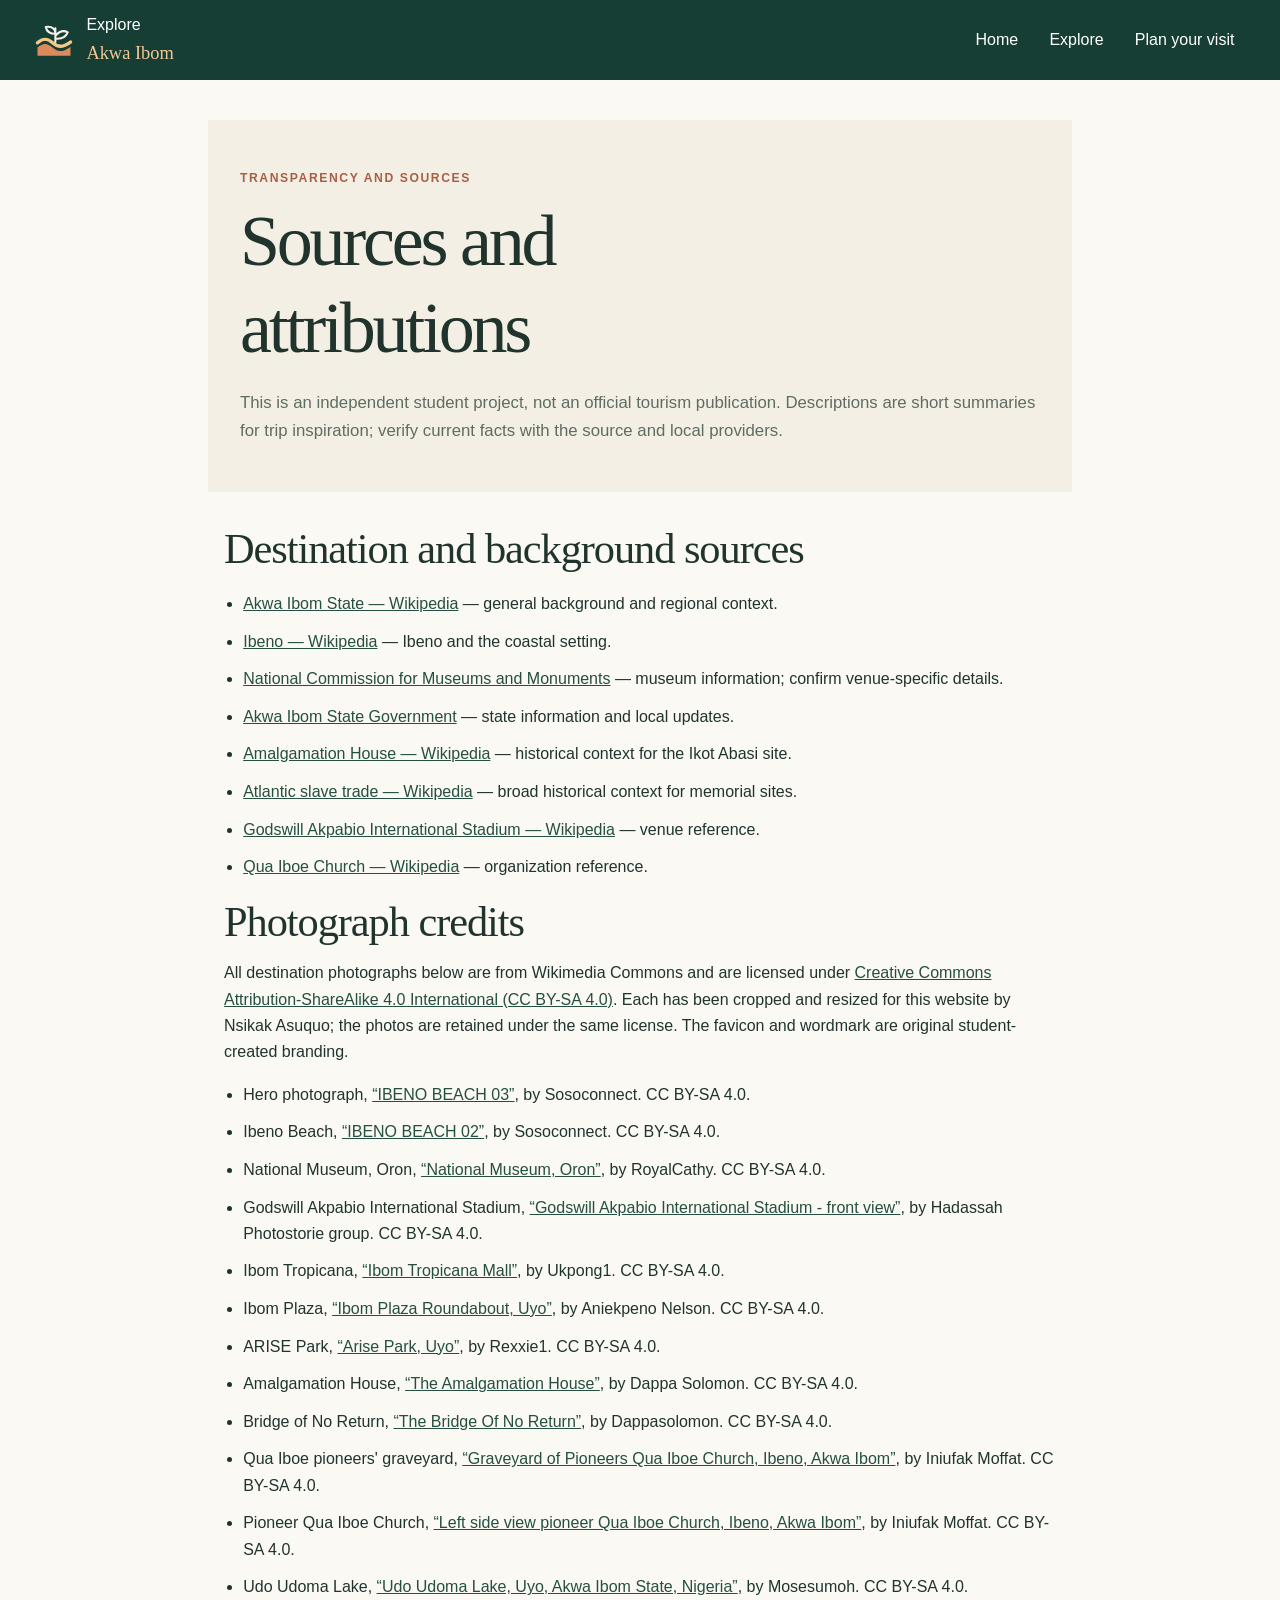
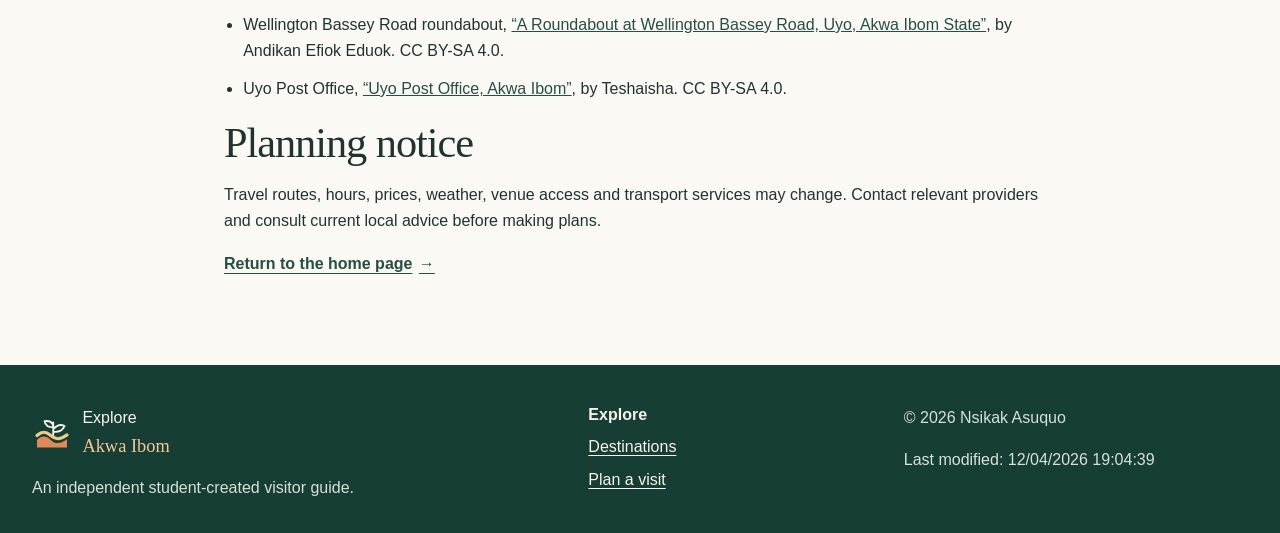
<file: final/attributions.html>
<!DOCTYPE html>
<html lang="en">
  <head>
    <meta charset="UTF-8">
    <meta name="viewport" content="width=device-width, initial-scale=1">
    <meta name="description" content="Sources and image attributions for the Explore Akwa Ibom independent student visitor guide.">
    <meta name="author" content="Nsikak Asuquo">
    <meta property="og:title" content="Sources and attributions | Explore Akwa Ibom">
    <meta property="og:description" content="Sources and Creative Commons photo credits for Explore Akwa Ibom.">
    <meta property="og:image" content="images/destinations/hero-ibeno.svg">
    <meta property="og:url" content="https://nsikak0.github.io/wdd231/final/attributions.html">
    <meta property="og:type" content="website">
    <title>Sources and attributions | Explore Akwa Ibom</title>
    <link rel="icon" href="images/favicon.svg" type="image/svg+xml">
    <link rel="stylesheet" href="styles/small.css">
    <link rel="stylesheet" href="styles/larger.css">
    <script src="scripts/navigation.js" defer></script>
  </head>
  <body>
    <a class="skip-link" href="#main-content">Skip to main content</a>
    <header class="site-header">
      <a class="brand" href="index.html"><img src="images/favicon.svg" alt="" width="44" height="44"><span>Explore <strong>Akwa Ibom</strong></span></a>
      <button class="menu-toggle" type="button" aria-label="Open navigation menu" aria-expanded="false" aria-controls="primary-navigation"><span class="menu-toggle__icon" aria-hidden="true"></span></button>
      <nav class="primary-navigation" id="primary-navigation" aria-label="Main navigation"><ul><li><a href="index.html">Home</a></li><li><a href="explore.html">Explore</a></li><li><a href="plan.html">Plan your visit</a></li></ul></nav>
    </header>
    <main id="main-content" class="narrow-content">
      <section class="page-banner"><p class="eyebrow">Transparency and sources</p><h1>Sources and attributions</h1><p>This is an independent student project, not an official tourism publication. Descriptions are short summaries for trip inspiration; verify current facts with the source and local providers.</p></section>
      <section class="section attribution-content" aria-labelledby="facts-heading">
        <h2 id="facts-heading">Destination and background sources</h2>
        <ul>
          <li><a href="https://en.wikipedia.org/wiki/Akwa_Ibom_State" target="_blank" rel="noopener noreferrer">Akwa Ibom State — Wikipedia</a> — general background and regional context.</li>
          <li><a href="https://en.wikipedia.org/wiki/Ibeno" target="_blank" rel="noopener noreferrer">Ibeno — Wikipedia</a> — Ibeno and the coastal setting.</li>
          <li><a href="https://museum.ng/" target="_blank" rel="noopener noreferrer">National Commission for Museums and Monuments</a> — museum information; confirm venue-specific details.</li>
          <li><a href="https://akwaibomstate.gov.ng/" target="_blank" rel="noopener noreferrer">Akwa Ibom State Government</a> — state information and local updates.</li>
          <li><a href="https://en.wikipedia.org/wiki/Amalgamation_House" target="_blank" rel="noopener noreferrer">Amalgamation House — Wikipedia</a> — historical context for the Ikot Abasi site.</li>
          <li><a href="https://en.wikipedia.org/wiki/Atlantic_slave_trade" target="_blank" rel="noopener noreferrer">Atlantic slave trade — Wikipedia</a> — broad historical context for memorial sites.</li>
          <li><a href="https://en.wikipedia.org/wiki/Godswill_Akpabio_International_Stadium" target="_blank" rel="noopener noreferrer">Godswill Akpabio International Stadium — Wikipedia</a> — venue reference.</li>
          <li><a href="https://en.wikipedia.org/wiki/Qua_Iboe_Church" target="_blank" rel="noopener noreferrer">Qua Iboe Church — Wikipedia</a> — organization reference.</li>
        </ul>
        <h2 id="image-heading">Photograph credits</h2>
        <p>All destination photographs below are from Wikimedia Commons and are licensed under <a href="https://creativecommons.org/licenses/by-sa/4.0/" target="_blank" rel="noopener noreferrer">Creative Commons Attribution-ShareAlike 4.0 International (CC BY-SA 4.0)</a>. Each has been cropped and resized for this website by Nsikak Asuquo; the photos are retained under the same license. The favicon and wordmark are original student-created branding.</p>
        <ul>
          <li>Hero photograph, <a href="https://commons.wikimedia.org/wiki/File:IBENO_BEACH_03.jpg" target="_blank" rel="noopener noreferrer">“IBENO BEACH 03”</a>, by Sosoconnect. CC BY-SA 4.0.</li>
          <li>Ibeno Beach, <a href="https://commons.wikimedia.org/wiki/File:IBENO_BEACH_02.jpg" target="_blank" rel="noopener noreferrer">“IBENO BEACH 02”</a>, by Sosoconnect. CC BY-SA 4.0.</li>
          <li>National Museum, Oron, <a href="https://commons.wikimedia.org/wiki/File:National_Museum,_Oron.jpg" target="_blank" rel="noopener noreferrer">“National Museum, Oron”</a>, by RoyalCathy. CC BY-SA 4.0.</li>
          <li>Godswill Akpabio International Stadium, <a href="https://commons.wikimedia.org/wiki/File:Godswill_Akpabio_International_Stadium_-_front_view.jpg" target="_blank" rel="noopener noreferrer">“Godswill Akpabio International Stadium - front view”</a>, by Hadassah Photostorie group. CC BY-SA 4.0.</li>
          <li>Ibom Tropicana, <a href="https://commons.wikimedia.org/wiki/File:Ibom_Tropicana_Mall.jpg" target="_blank" rel="noopener noreferrer">“Ibom Tropicana Mall”</a>, by Ukpong1. CC BY-SA 4.0.</li>
          <li>Ibom Plaza, <a href="https://commons.wikimedia.org/wiki/File:Ibom_Plaza_Roundabout,_Uyo.jpg" target="_blank" rel="noopener noreferrer">“Ibom Plaza Roundabout, Uyo”</a>, by Aniekpeno Nelson. CC BY-SA 4.0.</li>
          <li>ARISE Park, <a href="https://commons.wikimedia.org/wiki/File:Arise_Park,_Uyo.jpg" target="_blank" rel="noopener noreferrer">“Arise Park, Uyo”</a>, by Rexxie1. CC BY-SA 4.0.</li>
          <li>Amalgamation House, <a href="https://commons.wikimedia.org/wiki/File:The_Amalgamation_House.jpg" target="_blank" rel="noopener noreferrer">“The Amalgamation House”</a>, by Dappa Solomon. CC BY-SA 4.0.</li>
          <li>Bridge of No Return, <a href="https://commons.wikimedia.org/wiki/File:The_Bridge_Of_No_Return.jpg" target="_blank" rel="noopener noreferrer">“The Bridge Of No Return”</a>, by Dappasolomon. CC BY-SA 4.0.</li>
          <li>Qua Iboe pioneers' graveyard, <a href="https://commons.wikimedia.org/wiki/File:Graveyard_of_Pioneers_Qua_Iboe_Church,_Ibeno,_Akwa_Ibom.jpg" target="_blank" rel="noopener noreferrer">“Graveyard of Pioneers Qua Iboe Church, Ibeno, Akwa Ibom”</a>, by Iniufak Moffat. CC BY-SA 4.0.</li>
          <li>Pioneer Qua Iboe Church, <a href="https://commons.wikimedia.org/wiki/File:Left_side_view_pioneer_Qua_Iboe_Church,_Ibeno,_Akwa_Ibom.jpg" target="_blank" rel="noopener noreferrer">“Left side view pioneer Qua Iboe Church, Ibeno, Akwa Ibom”</a>, by Iniufak Moffat. CC BY-SA 4.0.</li>
          <li>Udo Udoma Lake, <a href="https://commons.wikimedia.org/wiki/File:Udo_Udoma_Lake,_Uyo,_Akwa_Ibom_State,_Nigeria.jpg" target="_blank" rel="noopener noreferrer">“Udo Udoma Lake, Uyo, Akwa Ibom State, Nigeria”</a>, by Mosesumoh. CC BY-SA 4.0.</li>
          <li>Wellington Bassey Road roundabout, <a href="https://commons.wikimedia.org/wiki/File:A_Roundabout_at_Wellington_Bassey_Road,_Uyo,_Akwa_Ibom_State.jpg" target="_blank" rel="noopener noreferrer">“A Roundabout at Wellington Bassey Road, Uyo, Akwa Ibom State”</a>, by Andikan Efiok Eduok. CC BY-SA 4.0.</li>
          <li>Uyo Post Office, <a href="https://commons.wikimedia.org/wiki/File:Uyo_Post_Office,_Akwa_Ibom.jpg" target="_blank" rel="noopener noreferrer">“Uyo Post Office, Akwa Ibom”</a>, by Teshaisha. CC BY-SA 4.0.</li>
        </ul>
        <h2>Planning notice</h2>
        <p>Travel routes, hours, prices, weather, venue access and transport services may change. Contact relevant providers and consult current local advice before making plans.</p>
        <a class="text-link" href="index.html">Return to the home page <span aria-hidden="true">→</span></a>
      </section>
    </main>
    <footer class="site-footer"><div class="footer-main"><div><a class="brand brand--footer" href="index.html"><img src="images/favicon.svg" alt="" width="40" height="40"><span>Explore <strong>Akwa Ibom</strong></span></a><p>An independent student-created visitor guide.</p></div><div><h2>Explore</h2><ul><li><a href="explore.html">Destinations</a></li><li><a href="plan.html">Plan a visit</a></li></ul></div><div><p>© <span id="current-year"></span> Nsikak Asuquo</p><p>Last modified: <span id="last-modified"></span></p></div></div></footer>
  </body>
</html>
</file>
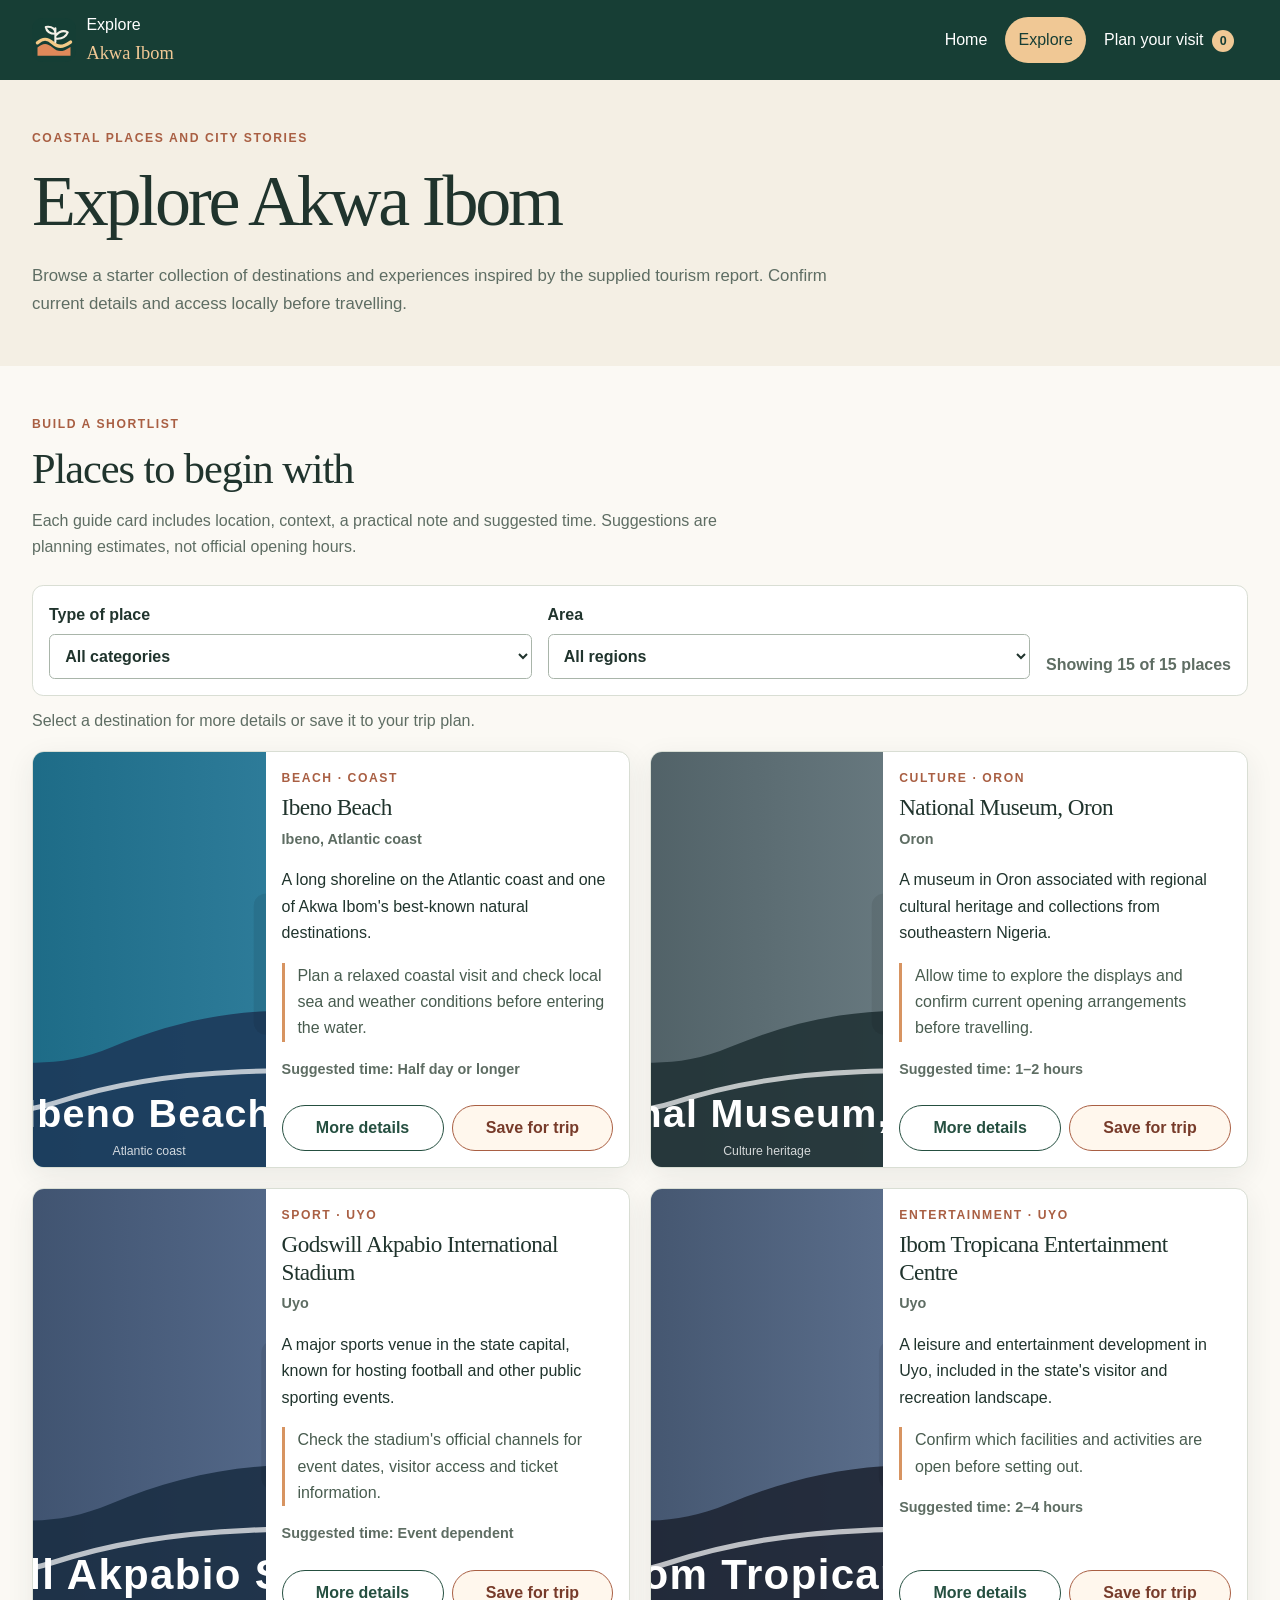
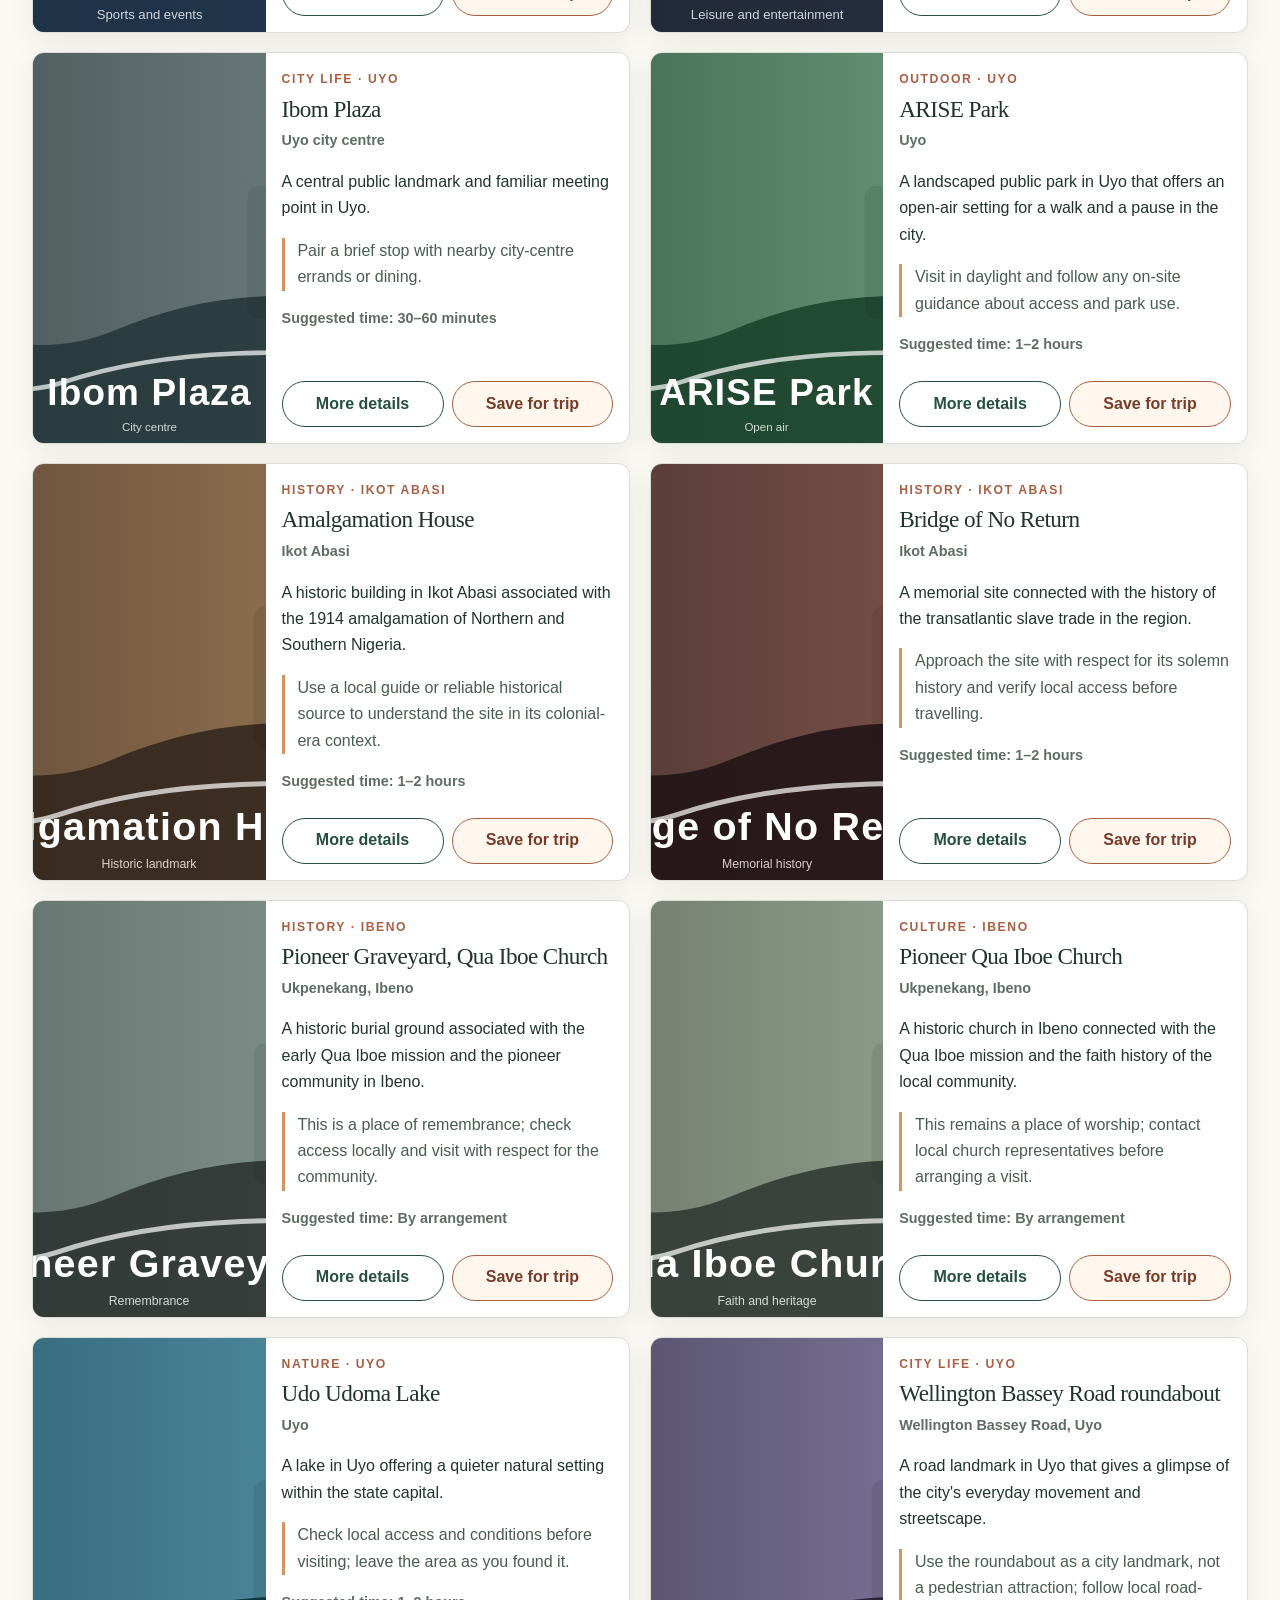
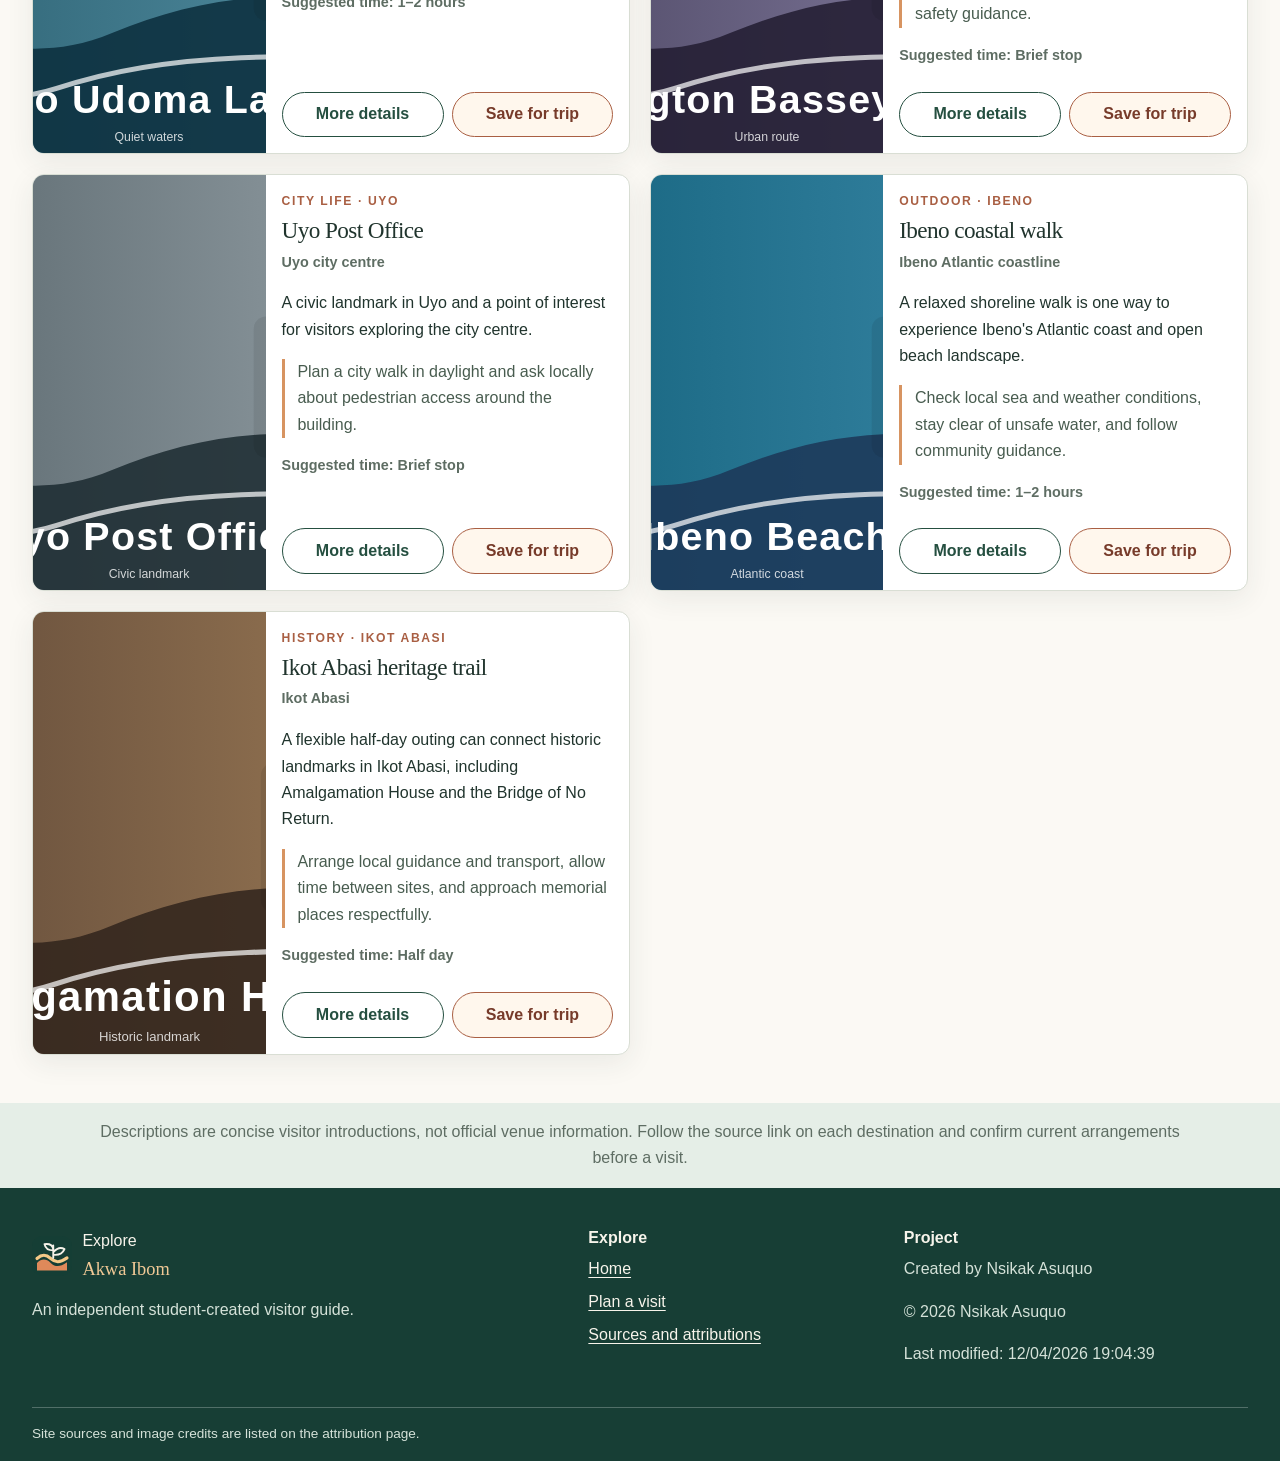
<file: final/explore.html>
<!DOCTYPE html>
<html lang="en">
  <head>
    <meta charset="UTF-8">
    <meta name="viewport" content="width=device-width, initial-scale=1">
    <meta name="description" content="Browse 15 destinations and experiences across Akwa Ibom State, Nigeria, and save places to your travel shortlist.">
    <meta name="author" content="Nsikak Asuquo">
    <meta property="og:title" content="Explore places | Explore Akwa Ibom">
    <meta property="og:description" content="Filter coast, culture, history and city destinations around Akwa Ibom.">
    <meta property="og:image" content="images/destinations/hero-ibeno.svg">
    <meta property="og:url" content="https://nsikak0.github.io/wdd231/final/explore.html">
    <meta property="og:type" content="website">
    <title>Explore destinations | Explore Akwa Ibom</title>
    <link rel="icon" href="images/favicon.svg" type="image/svg+xml">
    <link rel="stylesheet" href="styles/small.css">
    <link rel="stylesheet" href="styles/larger.css">
    <script src="scripts/navigation.js" defer></script>
    <script type="module" src="scripts/explore.js"></script>
  </head>
  <body>
    <a class="skip-link" href="#main-content">Skip to main content</a>
    <header class="site-header">
      <a class="brand" href="index.html"><img src="images/favicon.svg" alt="" width="44" height="44"><span>Explore <strong>Akwa Ibom</strong></span></a>
      <button class="menu-toggle" type="button" aria-label="Open navigation menu" aria-expanded="false" aria-controls="primary-navigation"><span class="menu-toggle__icon" aria-hidden="true"></span></button>
      <nav class="primary-navigation" id="primary-navigation" aria-label="Main navigation"><ul><li><a href="index.html">Home</a></li><li><a href="explore.html" aria-current="page">Explore</a></li><li><a href="plan.html">Plan your visit <span class="nav-count" id="saved-count">0</span></a></li></ul></nav>
    </header>
    <main id="main-content">
      <section class="page-banner"><p class="eyebrow">Coastal places and city stories</p><h1>Explore Akwa Ibom</h1><p>Browse a starter collection of destinations and experiences inspired by the supplied tourism report. Confirm current details and access locally before travelling.</p></section>
      <section class="explore-section" aria-labelledby="places-heading">
        <div class="section-heading"><p class="eyebrow">Build a shortlist</p><h2 id="places-heading">Places to begin with</h2><p>Each guide card includes location, context, a practical note and suggested time. Suggestions are planning estimates, not official opening hours.</p></div>
        <form class="filters" aria-label="Filter destinations">
          <label>Type of place<select id="category-filter"></select></label>
          <label>Area<select id="region-filter"></select></label>
          <p id="result-count" class="filter-count" aria-live="polite">Loading destination count…</p>
        </form>
        <p id="places-status" class="status-message" role="status" aria-live="polite">Loading destinations…</p>
        <div class="places-grid" id="places-grid"></div>
      </section>
      <dialog class="place-dialog" id="place-dialog" aria-labelledby="dialog-title">
        <div class="dialog-heading"><h2 id="dialog-title"></h2><button class="dialog-close" type="button" aria-label="Close destination details">×</button></div>
        <div id="dialog-body" class="dialog-body"></div>
      </dialog>
      <section class="source-note"><p>Descriptions are concise visitor introductions, not official venue information. Follow the source link on each destination and confirm current arrangements before a visit.</p></section>
    </main>
    <footer class="site-footer">
      <div class="footer-main"><div><a class="brand brand--footer" href="index.html"><img src="images/favicon.svg" alt="" width="40" height="40"><span>Explore <strong>Akwa Ibom</strong></span></a><p>An independent student-created visitor guide.</p></div><div><h2>Explore</h2><ul><li><a href="index.html">Home</a></li><li><a href="plan.html">Plan a visit</a></li><li><a href="attributions.html">Sources and attributions</a></li></ul></div><div><h2>Project</h2><p>Created by Nsikak Asuquo</p><p>© <span id="current-year"></span> Nsikak Asuquo</p><p>Last modified: <span id="last-modified"></span></p></div></div>
      <p class="footer-note">Site sources and image credits are listed on the attribution page.</p>
    </footer>
  </body>
</html>
</file>
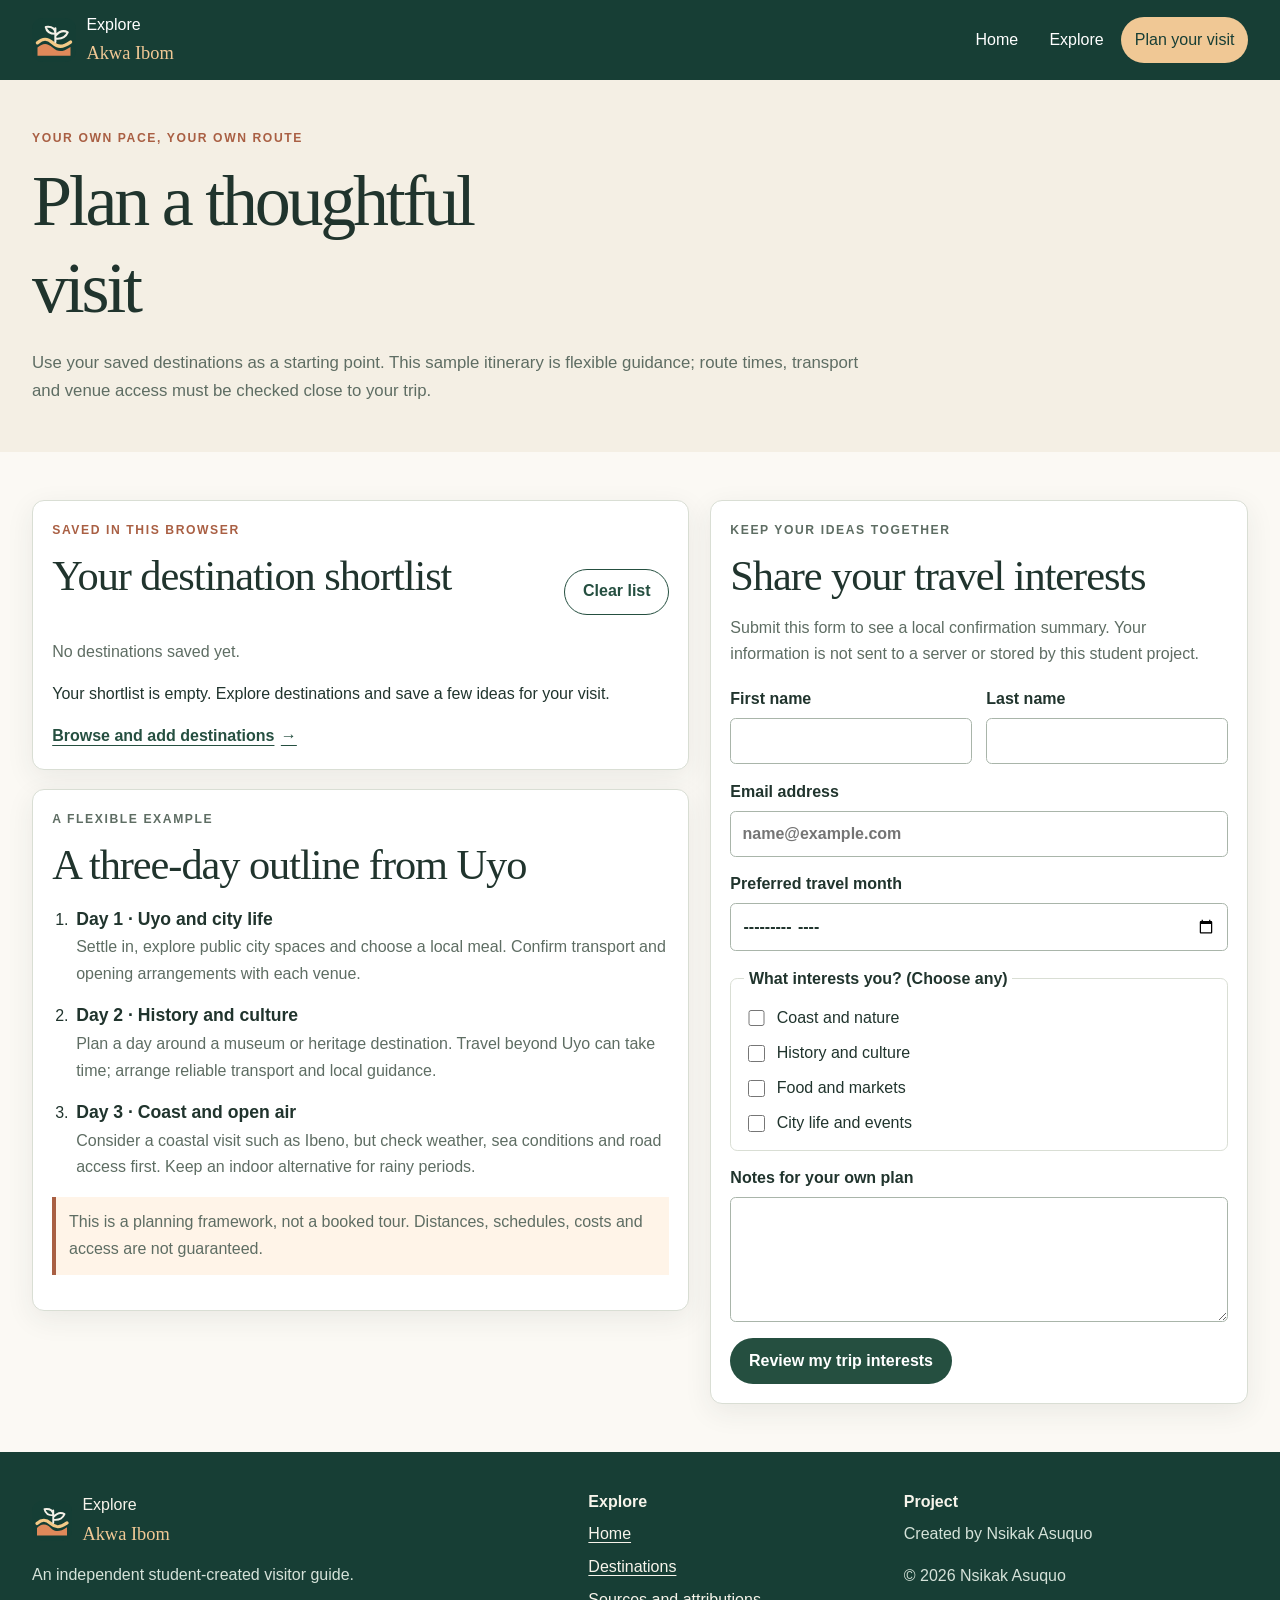
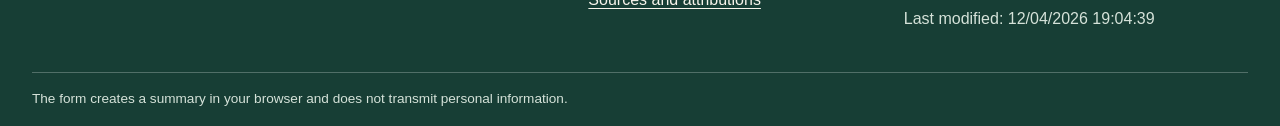
<file: final/plan.html>
<!DOCTYPE html>
<html lang="en">
  <head>
    <meta charset="UTF-8">
    <meta name="viewport" content="width=device-width, initial-scale=1">
    <meta name="description" content="Save Akwa Ibom destinations, review a sample travel itinerary, and share your interests with the Explore Akwa Ibom student project.">
    <meta name="author" content="Nsikak Asuquo">
    <meta property="og:title" content="Plan a visit | Explore Akwa Ibom">
    <meta property="og:description" content="Make a saved shortlist and consider a thoughtful itinerary for Akwa Ibom.">
    <meta property="og:image" content="images/destinations/hero-ibeno.svg">
    <meta property="og:url" content="https://nsikak0.github.io/wdd231/final/plan.html">
    <meta property="og:type" content="website">
    <title>Plan your visit | Explore Akwa Ibom</title>
    <link rel="icon" href="images/favicon.svg" type="image/svg+xml">
    <link rel="stylesheet" href="styles/small.css">
    <link rel="stylesheet" href="styles/larger.css">
    <script src="scripts/navigation.js" defer></script>
    <script type="module" src="scripts/plan.js"></script>
  </head>
  <body>
    <a class="skip-link" href="#main-content">Skip to main content</a>
    <header class="site-header">
      <a class="brand" href="index.html"><img src="images/favicon.svg" alt="" width="44" height="44"><span>Explore <strong>Akwa Ibom</strong></span></a>
      <button class="menu-toggle" type="button" aria-label="Open navigation menu" aria-expanded="false" aria-controls="primary-navigation"><span class="menu-toggle__icon" aria-hidden="true"></span></button>
      <nav class="primary-navigation" id="primary-navigation" aria-label="Main navigation"><ul><li><a href="index.html">Home</a></li><li><a href="explore.html">Explore</a></li><li><a href="plan.html" aria-current="page">Plan your visit</a></li></ul></nav>
    </header>
    <main id="main-content">
      <section class="page-banner"><p class="eyebrow">Your own pace, your own route</p><h1>Plan a thoughtful visit</h1><p>Use your saved destinations as a starting point. This sample itinerary is flexible guidance; route times, transport and venue access must be checked close to your trip.</p></section>
      <section class="plan-layout">
        <div class="plan-column">
          <section class="panel" aria-labelledby="shortlist-heading">
            <div class="section-heading section-heading--row"><div><p class="eyebrow">Saved in this browser</p><h2 id="shortlist-heading">Your destination shortlist</h2></div><button class="button button--quiet" id="clear-shortlist" type="button">Clear list</button></div>
            <p id="shortlist-status" role="status" aria-live="polite">Loading your saved places…</p>
            <div id="shortlist"></div>
            <a class="text-link" href="explore.html">Browse and add destinations <span aria-hidden="true">→</span></a>
          </section>
          <section class="panel itinerary" aria-labelledby="itinerary-heading">
            <p class="eyebrow">A flexible example</p><h2 id="itinerary-heading">A three-day outline from Uyo</h2>
            <ol>
              <li><h3>Day 1 · Uyo and city life</h3><p>Settle in, explore public city spaces and choose a local meal. Confirm transport and opening arrangements with each venue.</p></li>
              <li><h3>Day 2 · History and culture</h3><p>Plan a day around a museum or heritage destination. Travel beyond Uyo can take time; arrange reliable transport and local guidance.</p></li>
              <li><h3>Day 3 · Coast and open air</h3><p>Consider a coastal visit such as Ibeno, but check weather, sea conditions and road access first. Keep an indoor alternative for rainy periods.</p></li>
            </ol>
            <p class="caution-note">This is a planning framework, not a booked tour. Distances, schedules, costs and access are not guaranteed.</p>
          </section>
        </div>
        <section class="panel form-panel" aria-labelledby="interest-heading">
          <p class="eyebrow">Keep your ideas together</p><h2 id="interest-heading">Share your travel interests</h2>
          <p>Submit this form to see a local confirmation summary. Your information is not sent to a server or stored by this student project.</p>
          <form action="thankyou.html" method="get">
            <div class="form-grid">
              <label>First name<input name="firstName" autocomplete="given-name" required title="Enter your first name"></label>
              <label>Last name<input name="lastName" autocomplete="family-name" required title="Enter your last name"></label>
              <label class="form-grid__wide">Email address<input name="email" type="email" autocomplete="email" placeholder="name@example.com" required title="Enter a valid email address"></label>
              <label class="form-grid__wide">Preferred travel month<input name="travelMonth" type="month" title="Choose a possible month for your visit"></label>
              <fieldset class="form-grid__wide interest-options"><legend>What interests you? (Choose any)</legend>
                <label><input type="checkbox" name="interest" value="Coast and nature"> Coast and nature</label>
                <label><input type="checkbox" name="interest" value="History and culture"> History and culture</label>
                <label><input type="checkbox" name="interest" value="Food and markets"> Food and markets</label>
                <label><input type="checkbox" name="interest" value="City life and events"> City life and events</label>
              </fieldset>
              <label class="form-grid__wide">Notes for your own plan<textarea name="message" rows="4" maxlength="500" title="Optional notes for your trip plan"></textarea></label>
              <input id="submitted-at" name="submittedAt" type="hidden">
            </div>
            <button class="button button--primary form-submit" type="submit">Review my trip interests</button>
          </form>
        </section>
      </section>
    </main>
    <footer class="site-footer">
      <div class="footer-main"><div><a class="brand brand--footer" href="index.html"><img src="images/favicon.svg" alt="" width="40" height="40"><span>Explore <strong>Akwa Ibom</strong></span></a><p>An independent student-created visitor guide.</p></div><div><h2>Explore</h2><ul><li><a href="index.html">Home</a></li><li><a href="explore.html">Destinations</a></li><li><a href="attributions.html">Sources and attributions</a></li></ul></div><div><h2>Project</h2><p>Created by Nsikak Asuquo</p><p>© <span id="current-year"></span> Nsikak Asuquo</p><p>Last modified: <span id="last-modified"></span></p></div></div>
      <p class="footer-note">The form creates a summary in your browser and does not transmit personal information.</p>
    </footer>
  </body>
</html>
</file>
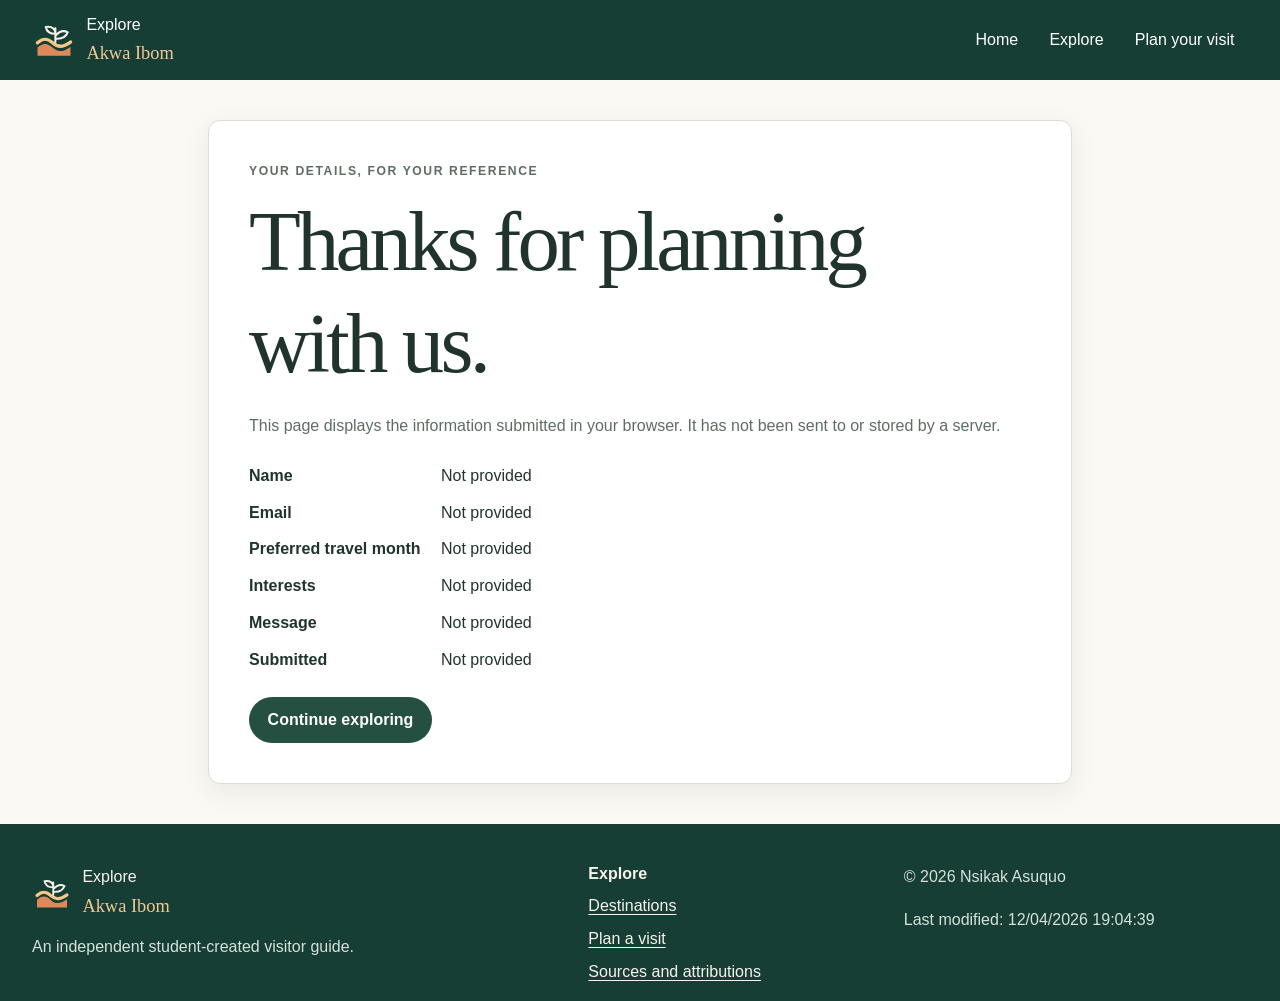
<file: final/thankyou.html>
<!DOCTYPE html>
<html lang="en">
  <head>
    <meta charset="UTF-8">
    <meta name="viewport" content="width=device-width, initial-scale=1">
    <meta name="description" content="Review your submitted travel interests for the Explore Akwa Ibom student visitor guide.">
    <meta name="author" content="Nsikak Asuquo">
    <meta property="og:title" content="Your trip notes | Explore Akwa Ibom">
    <meta property="og:description" content="Your submitted travel interest summary.">
    <meta property="og:image" content="images/destinations/hero-ibeno.svg">
    <meta property="og:url" content="https://nsikak0.github.io/wdd231/final/thankyou.html">
    <meta property="og:type" content="website">
    <title>Your trip notes | Explore Akwa Ibom</title>
    <link rel="icon" href="images/favicon.svg" type="image/svg+xml">
    <link rel="stylesheet" href="styles/small.css">
    <link rel="stylesheet" href="styles/larger.css">
    <script src="scripts/navigation.js" defer></script>
    <script src="scripts/thankyou.js" defer></script>
  </head>
  <body>
    <a class="skip-link" href="#main-content">Skip to main content</a>
    <header class="site-header">
      <a class="brand" href="index.html"><img src="images/favicon.svg" alt="" width="44" height="44"><span>Explore <strong>Akwa Ibom</strong></span></a>
      <button class="menu-toggle" type="button" aria-label="Open navigation menu" aria-expanded="false" aria-controls="primary-navigation"><span class="menu-toggle__icon" aria-hidden="true"></span></button>
      <nav class="primary-navigation" id="primary-navigation" aria-label="Main navigation"><ul><li><a href="index.html">Home</a></li><li><a href="explore.html">Explore</a></li><li><a href="plan.html">Plan your visit</a></li></ul></nav>
    </header>
    <main id="main-content" class="narrow-content">
      <section class="panel confirmation-panel" aria-labelledby="thanks-heading">
        <p class="eyebrow">Your details, for your reference</p><h1 id="thanks-heading">Thanks for planning with us.</h1>
        <p>This page displays the information submitted in your browser. It has not been sent to or stored by a server.</p>
        <div id="submission-details"></div>
        <a class="button button--primary" href="explore.html">Continue exploring</a>
      </section>
    </main>
    <footer class="site-footer"><div class="footer-main"><div><a class="brand brand--footer" href="index.html"><img src="images/favicon.svg" alt="" width="40" height="40"><span>Explore <strong>Akwa Ibom</strong></span></a><p>An independent student-created visitor guide.</p></div><div><h2>Explore</h2><ul><li><a href="explore.html">Destinations</a></li><li><a href="plan.html">Plan a visit</a></li><li><a href="attributions.html">Sources and attributions</a></li></ul></div><div><p>© <span id="current-year"></span> Nsikak Asuquo</p><p>Last modified: <span id="last-modified"></span></p></div></div></footer>
  </body>
</html>
</file>
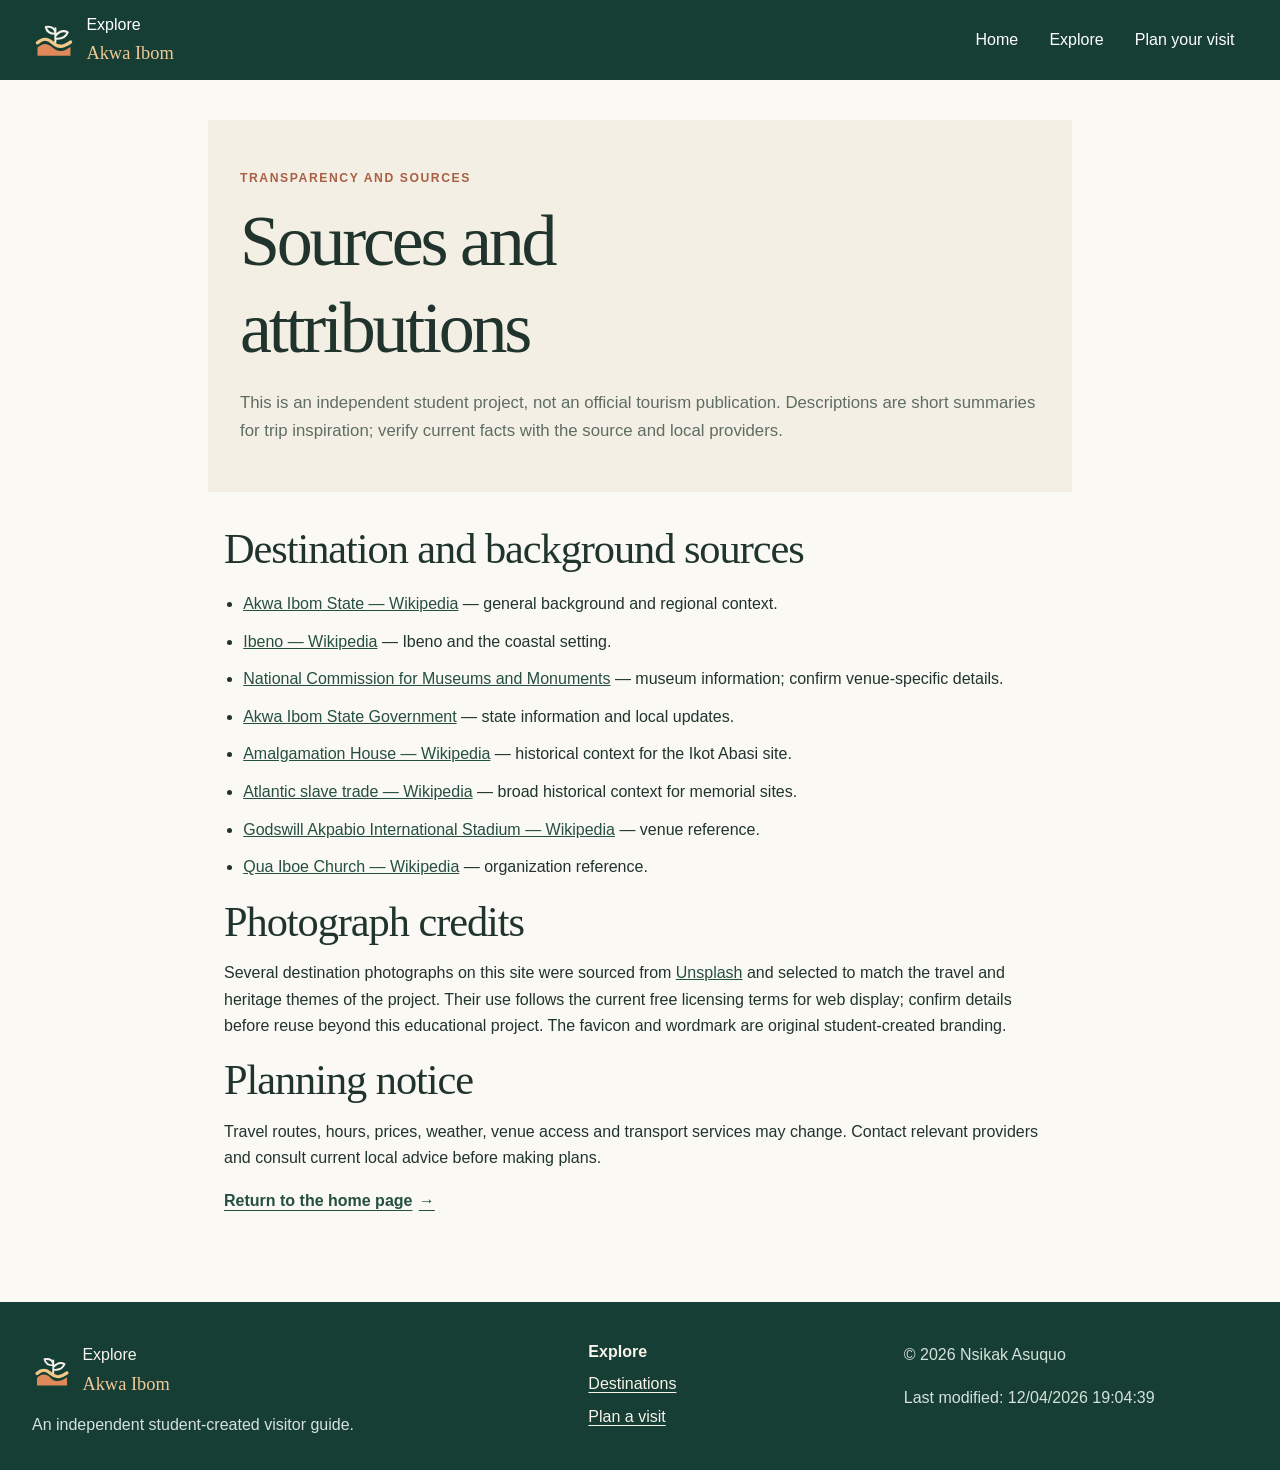
<file: Project/attributions.html>
<!DOCTYPE html>
<html lang="en">
  <head>
    <meta charset="UTF-8">
    <meta name="viewport" content="width=device-width, initial-scale=1">
    <meta name="description" content="Sources and image attributions for the Explore Akwa Ibom independent student visitor guide.">
    <meta name="author" content="Nsikak Asuquo">
    <meta property="og:title" content="Sources and attributions | Explore Akwa Ibom">
    <meta property="og:description" content="Sources and Creative Commons photo credits for Explore Akwa Ibom.">
    <meta property="og:image" content="images/destinations/hero-ibeno.svg">
    <meta property="og:url" content="https://nsikak0.github.io/wdd231/final/attributions.html">
    <meta property="og:type" content="website">
    <title>Sources and attributions | Explore Akwa Ibom</title>
    <link rel="icon" href="images/favicon.svg" type="image/svg+xml">
    <link rel="stylesheet" href="styles/small.css">
    <link rel="stylesheet" href="styles/larger.css">
    <script src="scripts/navigation.js" defer></script>
  </head>
  <body>
    <a class="skip-link" href="#main-content">Skip to main content</a>
    <header class="site-header">
      <a class="brand" href="index.html"><img src="images/favicon.svg" alt="" width="44" height="44"><span>Explore <strong>Akwa Ibom</strong></span></a>
      <button class="menu-toggle" type="button" aria-label="Open navigation menu" aria-expanded="false" aria-controls="primary-navigation"><span class="menu-toggle__icon" aria-hidden="true"></span></button>
      <nav class="primary-navigation" id="primary-navigation" aria-label="Main navigation"><ul><li><a href="index.html">Home</a></li><li><a href="explore.html">Explore</a></li><li><a href="plan.html">Plan your visit</a></li></ul></nav>
    </header>
    <main id="main-content" class="narrow-content">
      <section class="page-banner"><p class="eyebrow">Transparency and sources</p><h1>Sources and attributions</h1><p>This is an independent student project, not an official tourism publication. Descriptions are short summaries for trip inspiration; verify current facts with the source and local providers.</p></section>
      <section class="section attribution-content" aria-labelledby="facts-heading">
        <h2 id="facts-heading">Destination and background sources</h2>
        <ul>
          <li><a href="https://en.wikipedia.org/wiki/Akwa_Ibom_State" target="_blank" rel="noopener noreferrer">Akwa Ibom State — Wikipedia</a> — general background and regional context.</li>
          <li><a href="https://en.wikipedia.org/wiki/Ibeno" target="_blank" rel="noopener noreferrer">Ibeno — Wikipedia</a> — Ibeno and the coastal setting.</li>
          <li><a href="https://museum.ng/" target="_blank" rel="noopener noreferrer">National Commission for Museums and Monuments</a> — museum information; confirm venue-specific details.</li>
          <li><a href="https://akwaibomstate.gov.ng/" target="_blank" rel="noopener noreferrer">Akwa Ibom State Government</a> — state information and local updates.</li>
          <li><a href="https://en.wikipedia.org/wiki/Amalgamation_House" target="_blank" rel="noopener noreferrer">Amalgamation House — Wikipedia</a> — historical context for the Ikot Abasi site.</li>
          <li><a href="https://en.wikipedia.org/wiki/Atlantic_slave_trade" target="_blank" rel="noopener noreferrer">Atlantic slave trade — Wikipedia</a> — broad historical context for memorial sites.</li>
          <li><a href="https://en.wikipedia.org/wiki/Godswill_Akpabio_International_Stadium" target="_blank" rel="noopener noreferrer">Godswill Akpabio International Stadium — Wikipedia</a> — venue reference.</li>
          <li><a href="https://en.wikipedia.org/wiki/Qua_Iboe_Church" target="_blank" rel="noopener noreferrer">Qua Iboe Church — Wikipedia</a> — organization reference.</li>
        </ul>
        <h2 id="image-heading">Photograph credits</h2>
        <p>Several destination photographs on this site were sourced from <a href="https://unsplash.com/" target="_blank" rel="noopener noreferrer">Unsplash</a> and selected to match the travel and heritage themes of the project. Their use follows the current free licensing terms for web display; confirm details before reuse beyond this educational project. The favicon and wordmark are original student-created branding.</p>
        <h2>Planning notice</h2>
        <p>Travel routes, hours, prices, weather, venue access and transport services may change. Contact relevant providers and consult current local advice before making plans.</p>
        <a class="text-link" href="index.html">Return to the home page <span aria-hidden="true">→</span></a>
      </section>
    </main>
    <footer class="site-footer"><div class="footer-main"><div><a class="brand brand--footer" href="index.html"><img src="images/favicon.svg" alt="" width="40" height="40"><span>Explore <strong>Akwa Ibom</strong></span></a><p>An independent student-created visitor guide.</p></div><div><h2>Explore</h2><ul><li><a href="explore.html">Destinations</a></li><li><a href="plan.html">Plan a visit</a></li></ul></div><div><p>© <span id="current-year"></span> Nsikak Asuquo</p><p>Last modified: <span id="last-modified"></span></p></div></div></footer>
  </body>
</html>
</file>
<file: styles/base.css>
* {
    box-sizing: border-box;
}

:root {
    color-scheme: light;
    --ink: #172a3a;
    --muted-ink: #415568;
    --deep-teal: #123f4a;
    --teal: #236b70;
    --gold: #f0bd62;
    --paper: #f4f7f5;
    --white: #fff;
}

body {
    margin: 0;
    background: var(--paper);
    color: var(--ink);
    font-family: "DM Sans", sans-serif;
    line-height: 1.65;
}

header {
    background: var(--deep-teal);
    color: var(--white);
}

.header-content {
    width: min(100% - 2rem, 1100px);
    margin: 0 auto;
    padding-top: 1.25rem;
}

#course-title {
    display: block;
    padding: 0.25rem 0 1rem;
    color: var(--white);
    font-family: "Playfair Display", serif;
    font-size: clamp(1.35rem, 3vw, 2rem);
    font-weight: 700;
    text-align: center;
}

nav {
    display: flex;
    flex-wrap: wrap;
    justify-content: space-evenly;
    gap: 0.25rem;
    margin: 0 -1rem;
    background: #0b3039;
}

nav a {
    padding: 0.85rem 1rem;
    border-bottom: 3px solid transparent;
    color: var(--white);
    font-weight: 600;
    text-align: center;
    text-decoration: none;
    transition: background-color 160ms ease, border-color 160ms ease, color 160ms ease;
}

nav a:hover,
nav a:focus-visible {
    border-bottom-color: var(--gold);
    background: var(--teal);
    color: var(--white);
}

main {
    width: min(100% - 2rem, 1100px);
    margin: 2.5rem auto 3rem;
}

h1,
h2 {
    font-family: "Playfair Display", serif;
    line-height: 1.2;
}

h1 {
    margin: 0 0 1.5rem;
    color: var(--deep-teal);
    font-size: clamp(2rem, 5vw, 2.8rem);
    text-align: center;
}

.cards {
    display: grid;
    grid-template-columns: repeat(2, minmax(0, 1fr));
    gap: 1.5rem;
}

.card {
    overflow: hidden;
    border: 1px solid #d5dfdc;
    border-radius: 0.75rem;
    background: var(--white);
    box-shadow: 0 0.5rem 1.5rem rgb(23 42 58 / 8%);
}

.card h2 {
    margin: 0;
    padding: 1rem 1.25rem;
    background: var(--deep-teal);
    color: var(--white);
    font-size: 1.4rem;
    text-align: center;
}

.card img {
    display: block;
    width: 100%;
    height: auto;
    aspect-ratio: 16 / 9;
    object-fit: cover;
}

.card img.about-photo {
    aspect-ratio: auto;
    object-fit: contain;
}

.card-content {
    padding: 0.25rem 1.25rem 1rem;
    color: var(--muted-ink);
}

footer {
    padding: 1.25rem 1rem;
    background: var(--deep-teal);
    color: var(--white);
    text-align: center;
}

footer p {
    margin: 0.2rem 0;
}

#lastModified {
    color: #e4c98e;
    font-size: 0.9rem;
}

@media (max-width: 700px) {
    .cards {
        grid-template-columns: 1fr;
    }

    nav {
        justify-content: center;
    }

    nav a {
        flex: 1 1 40%;
    }
}

@media (prefers-reduced-motion: reduce) {
    *,
    *::before,
    *::after {
        scroll-behavior: auto !important;
        transition-duration: 0.01ms !important;
    }
}
</file>
<file: Project/styles/small.css>
:root {
  color-scheme: light;
  --ink: #20342d;
  --muted: #5e6d63;
  --green: #254f40;
  --green-deep: #173e35;
  --green-pale: #e5eee7;
  --sand: #f4efe4;
  --cream: #fbf9f4;
  --rust: #a95f43;
  --line: #d9ded4;
  --white: #fff;
  --shadow: 0 0.5rem 1.7rem rgb(32 52 45 / 8%);
  font-family: "DM Sans", "Segoe UI", sans-serif;
  color: var(--ink);
  background: var(--cream);
  font-synthesis: none;
}

* { box-sizing: border-box; }
body { margin: 0; line-height: 1.65; }
img, svg { display: block; max-width: 100%; }
a { color: var(--green); }
button, input, select, textarea { font: inherit; }
button, select { cursor: pointer; }
h1, h2, h3, p, figure { margin-top: 0; }
h1, h2, h3 { line-height: 1.2; }
h1 { max-width: 15ch; margin-bottom: 1.1rem; font-family: Georgia, "Times New Roman", serif; font-size: clamp(2.7rem, 11vw, 5.3rem); font-weight: 500; letter-spacing: -0.045em; }
h2 { margin-bottom: 0.8rem; font-family: Georgia, "Times New Roman", serif; font-size: clamp(1.7rem, 6vw, 2.65rem); font-weight: 500; letter-spacing: -0.025em; }
h3 { margin-bottom: 0.5rem; font-size: 1.1rem; }
p { margin-bottom: 1rem; }
a:focus-visible, button:focus-visible, input:focus-visible, select:focus-visible, textarea:focus-visible {
  outline: 3px solid #b85635;
  outline-offset: 3px;
}
.skip-link { position: absolute; z-index: 10; top: 0.5rem; left: 0.5rem; padding: 0.65rem 0.9rem; transform: translateY(-160%); color: var(--white); background: var(--green-deep); }
.skip-link:focus { transform: translateY(0); }
.site-header { position: relative; z-index: 5; display: flex; min-height: 5rem; align-items: center; justify-content: space-between; gap: 1rem; padding: 0.7rem max(1rem, calc((100vw - 78rem) / 2)); color: var(--white); background: var(--green-deep); }
.brand { display: inline-flex; align-items: center; gap: 0.65rem; color: inherit; font-size: 1rem; text-decoration: none; }
.brand img { flex: 0 0 auto; }
.brand strong { display: block; color: #f0c895; font-family: Georgia, "Times New Roman", serif; font-size: 1.15rem; font-weight: 500; }
.menu-toggle { display: grid; width: 2.75rem; height: 2.75rem; place-items: center; border: 1px solid rgb(255 255 255 / 50%); border-radius: 50%; color: var(--white); background: transparent; }
.menu-toggle__icon, .menu-toggle__icon::before, .menu-toggle__icon::after { position: relative; display: block; width: 1.25rem; height: 2px; border-radius: 2px; background: currentColor; }
.menu-toggle__icon::before, .menu-toggle__icon::after { position: absolute; left: 0; content: ""; }
.menu-toggle__icon::before { top: -0.4rem; }
.menu-toggle__icon::after { top: 0.4rem; }
.primary-navigation { position: absolute; top: 100%; right: 0; left: 0; display: none; padding: 0.4rem 1rem 1rem; background: var(--green-deep); }
.primary-navigation.is-open { display: block; }
.primary-navigation ul, .footer-main ul { display: flex; flex-direction: column; gap: 0.4rem; margin: 0; padding: 0; list-style: none; }
.primary-navigation a { display: block; padding: 0.65rem 0.8rem; border-radius: 2rem; color: var(--white); text-decoration: none; }
.primary-navigation a:hover, .primary-navigation a[aria-current="page"] { color: var(--green-deep); background: #f0c895; }
.nav-count { display: inline-grid; min-width: 1.4rem; height: 1.4rem; place-items: center; margin-left: 0.25rem; border-radius: 50%; color: var(--green-deep); background: #f0c895; font-size: 0.78rem; font-weight: 700; }
.hero { display: grid; gap: 2rem; padding: 3.5rem 1.2rem 3rem; background: var(--sand); }
.hero__copy { max-width: 41rem; align-self: center; }
.hero__copy > p:not(.eyebrow) { max-width: 40rem; color: var(--muted); font-size: 1.08rem; }
.eyebrow { margin-bottom: 0.65rem; color: var(--rust); font-size: 0.76rem; font-weight: 800; letter-spacing: 0.13em; text-transform: uppercase; }
.hero__actions { display: flex; flex-wrap: wrap; align-items: center; gap: 0.8rem 1.3rem; margin-top: 1.6rem; }
.button { display: inline-flex; min-height: 2.8rem; align-items: center; justify-content: center; padding: 0.55rem 1.1rem; border: 1px solid transparent; border-radius: 99rem; font-weight: 700; text-align: center; text-decoration: none; transition: background-color 150ms ease, color 150ms ease; }
.button--primary { color: var(--white); background: var(--green); }
.button--primary:hover { background: var(--green-deep); }
.button--quiet { border-color: var(--green); color: var(--green); background: transparent; }
.button--quiet:hover { color: var(--white); background: var(--green); }
.button--save { border-color: var(--rust); color: #773b2a; background: #fff7ed; }
.button--save:hover, .button--save[aria-pressed="true"] { color: var(--white); background: var(--rust); }
.text-link { display: inline-flex; align-items: center; gap: 0.4rem; font-weight: 700; text-underline-offset: 0.22em; }
.hero__image { margin: 0; }
.hero__image img { width: 100%; max-height: 33rem; border-radius: 0.8rem; object-fit: cover; }
.hero__image figcaption { margin-top: 0.45rem; color: var(--muted); font-size: 0.78rem; }
.section, .explore-section, .plan-layout { width: min(100% - 2rem, 76rem); margin: 0 auto; padding: 3rem 0; }
.section-heading { max-width: 46rem; margin-bottom: 1.5rem; }
.section-heading > p:last-child { color: var(--muted); }
.section-heading--row { display: flex; flex-wrap: wrap; align-items: end; justify-content: space-between; gap: 1rem; }
.intro-columns { display: grid; gap: 1rem; color: var(--muted); }
.intro-columns p { margin: 0; }
.section--feature { padding-top: 1.5rem; }
.feature-grid { display: grid; gap: 1rem; }
.feature-card { overflow: hidden; border: 1px solid var(--line); border-radius: 0.75rem; background: var(--white); box-shadow: var(--shadow); }
.feature-card img { width: 100%; aspect-ratio: 16 / 9; object-fit: cover; }
.feature-card div { padding: 1.1rem; }
.feature-card h3 { font-family: Georgia, "Times New Roman", serif; font-size: 1.4rem; font-weight: 500; }
.feature-card div > p:last-child { margin-bottom: 0; color: var(--muted); }
.visitor-guide { padding: 2.4rem 1.2rem; color: var(--white); background: var(--green-deep); }
.visitor-guide h2 { max-width: 20ch; }
.eyebrow--light { color: #f0c895; }
.guide-grid { display: grid; gap: 1rem; }
.guide-grid article { padding-top: 0.9rem; border-top: 1px solid rgb(255 255 255 / 35%); }
.guide-grid p { margin-bottom: 0; color: #e1eae2; }
.context-grid { display: grid; gap: 1rem; }
.context-grid article { padding: 1rem; border-top: 3px solid #d79461; background: var(--sand); }
.context-grid h3 { font-family: Georgia, "Times New Roman", serif; font-size: 1.25rem; font-weight: 500; }
.context-grid p { margin-bottom: 0; color: var(--muted); }
.closing-callout { display: flex; flex-wrap: wrap; align-items: center; justify-content: space-between; gap: 1.2rem; }
.closing-callout > div { max-width: 44rem; }
.closing-callout p:last-child { margin-bottom: 0; color: var(--muted); }
.site-footer { padding: 2.5rem 1rem 1rem; color: #f7f4eb; background: #173e35; }
.footer-main { display: grid; gap: 1.6rem; width: min(100%, 76rem); margin: 0 auto; }
.brand--footer { margin-bottom: 0.8rem; }
.site-footer h2 { margin-bottom: 0.6rem; font-family: inherit; font-size: 1rem; font-weight: 700; letter-spacing: normal; }
.site-footer p { color: #d5e2d9; }
.site-footer ul a { color: #f7f4eb; text-underline-offset: 0.18em; }
.footer-note { width: min(100%, 76rem); margin: 1.5rem auto 0; padding-top: 0.9rem; border-top: 1px solid rgb(255 255 255 / 25%); font-size: 0.85rem; }
.page-banner { padding: 3rem max(1rem, calc((100vw - 76rem) / 2)); background: var(--sand); }
.page-banner h1 { font-size: clamp(2.5rem, 9vw, 4.5rem); }
.page-banner > p:last-child { max-width: 52rem; margin-bottom: 0; color: var(--muted); font-size: 1.05rem; }
.filters { display: grid; gap: 0.8rem; margin: 1.4rem 0 0.7rem; padding: 1rem; border: 1px solid var(--line); border-radius: 0.7rem; background: var(--white); }
.filters label, .form-grid > label { display: grid; gap: 0.35rem; font-weight: 700; }
.filters select, .form-grid input, .form-grid select, .form-grid textarea { width: 100%; min-height: 2.8rem; padding: 0.55rem 0.7rem; border: 1px solid #a9b5aa; border-radius: 0.35rem; color: var(--ink); background: var(--white); }
.filter-count { align-self: end; margin: 0; color: var(--muted); font-weight: 700; }
.status-message { min-height: 1.7rem; margin: 0.75rem 0 1rem; color: var(--muted); }
.places-grid { display: grid; gap: 1rem; }
.place-card { min-width: 0; overflow: hidden; border: 1px solid var(--line); border-radius: 0.75rem; background: var(--white); box-shadow: var(--shadow); }
.place-card__image { margin: 0; background: var(--green-pale); }
.place-card__image img { width: 100%; aspect-ratio: 16 / 9; object-fit: cover; }
.place-card__content { padding: 1rem; }
.place-card__content .eyebrow { margin-bottom: 0.4rem; }
.place-card h2 { margin-bottom: 0.35rem; font-size: 1.45rem; }
.place-card__location, .place-card__duration { color: var(--muted); font-size: 0.9rem; font-weight: 700; }
.place-card__highlight { padding-left: 0.8rem; border-left: 3px solid #d79461; color: #485c4f; }
.place-card__actions { display: flex; flex-wrap: wrap; gap: 0.5rem; }
.place-card__actions .button { flex: 1 1 auto; }
.place-dialog { width: min(90vw, 38rem); max-height: 85vh; padding: 1.4rem; border: 1px solid var(--line); border-radius: 0.9rem; color: var(--ink); background: var(--cream); box-shadow: 0 1rem 4rem rgb(0 0 0 / 28%); }
.place-dialog::backdrop { background: rgb(15 35 28 / 68%); }
.dialog-heading { display: flex; align-items: start; justify-content: space-between; gap: 1rem; }
.dialog-heading h2 { font-size: 1.75rem; }
.dialog-close { width: 2.5rem; height: 2.5rem; flex: 0 0 auto; border: 1px solid var(--line); border-radius: 50%; color: var(--ink); background: var(--white); font-size: 1.6rem; line-height: 1; }
.dialog-body > a { display: inline-block; margin-top: 0.4rem; font-weight: 700; }
.source-note { padding: 1rem; color: var(--muted); background: var(--green-pale); text-align: center; }
.source-note p { width: min(100%, 70rem); margin: 0 auto; }
.plan-layout { display: grid; gap: 1.2rem; align-items: start; }
.plan-column { display: grid; gap: 1.2rem; }
.panel { min-width: 0; padding: 1.2rem; border: 1px solid var(--line); border-radius: 0.75rem; background: var(--white); box-shadow: var(--shadow); }
.panel > p { color: var(--muted); }
.shortlist-list { display: grid; gap: 0.7rem; margin: 1rem 0 1.2rem; padding: 0; list-style: none; }
.shortlist-item { display: flex; flex-wrap: wrap; align-items: center; justify-content: space-between; gap: 0.7rem; padding: 0.8rem; border: 1px solid var(--line); border-radius: 0.55rem; }
.shortlist-item h3 { margin: 0 0 0.25rem; }
.shortlist-item p { margin: 0; color: var(--muted); font-size: 0.9rem; }
.itinerary ol { display: grid; gap: 1rem; padding-left: 1.3rem; }
.itinerary li { padding-left: 0.2rem; }
.itinerary li h3 { margin-bottom: 0.3rem; }
.itinerary li p { margin: 0; color: var(--muted); }
.caution-note { padding: 0.8rem; border-left: 4px solid var(--rust); background: #fff4e8; }
.form-panel form { margin-top: 1.2rem; }
.form-grid { display: grid; gap: 0.9rem; }
.form-grid textarea { resize: vertical; }
.interest-options { display: grid; gap: 0.55rem; margin: 0; padding: 0.8rem; border: 1px solid var(--line); border-radius: 0.45rem; }
.interest-options legend { padding: 0 0.3rem; font-weight: 700; }
.interest-options label { display: flex; align-items: center; gap: 0.55rem; }
.interest-options input { width: 1.05rem; height: 1.05rem; min-height: auto; accent-color: var(--green); }
.form-submit { width: 100%; margin-top: 1rem; }
.narrow-content { width: min(100% - 2rem, 54rem); margin: 2.5rem auto; }
.confirmation-panel { padding: clamp(1.2rem, 5vw, 2.5rem); }
.confirmation-list { display: grid; grid-template-columns: 1fr; gap: 0.35rem; margin: 1.5rem 0; }
.confirmation-list dt { font-weight: 800; }
.confirmation-list dd { margin: 0 0 0.7rem; overflow-wrap: anywhere; }
.attribution-content { padding-top: 2rem; }
.attribution-content ul { padding-left: 1.2rem; }
.attribution-content li { margin-bottom: 0.7rem; }

@media (prefers-reduced-motion: reduce) {
  *, *::before, *::after { scroll-behavior: auto !important; transition-duration: 0.01ms !important; }
}
</file>
<file: Project/styles/larger.css>
@media (min-width: 44rem) {
  .site-header { padding-right: max(2rem, calc((100vw - 76rem) / 2)); padding-left: max(2rem, calc((100vw - 76rem) / 2)); }
  .menu-toggle { display: none; }
  .primary-navigation { position: static; display: block; padding: 0; }
  .primary-navigation ul { flex-direction: row; align-items: center; gap: 0.25rem; }
  .primary-navigation a { padding: 0.6rem 0.85rem; }
  .hero { grid-template-columns: minmax(0, 0.9fr) minmax(0, 1.1fr); align-items: center; gap: 3rem; padding: 4rem max(2rem, calc((100vw - 76rem) / 2)); }
  .hero__image img { min-height: 26rem; }
  .intro-columns { grid-template-columns: 1fr 1fr; gap: 2rem; }
  .feature-grid { grid-template-columns: repeat(3, minmax(0, 1fr)); gap: 1.2rem; }
  .visitor-guide { padding: 3rem max(2rem, calc((100vw - 76rem) / 2)); }
  .guide-grid { grid-template-columns: repeat(3, minmax(0, 1fr)); gap: 1.5rem; }
  .context-grid { grid-template-columns: repeat(2, minmax(0, 1fr)); gap: 1.2rem; }
  .footer-main { grid-template-columns: 1.5fr 0.8fr 1fr; gap: 2.5rem; }
  .primary-navigation ul, .footer-main ul { flex-direction: row; }
  .footer-main ul { flex-direction: column; }
  .filters { grid-template-columns: minmax(12rem, 1fr) minmax(12rem, 1fr) auto; align-items: end; gap: 1rem; }
  .places-grid { grid-template-columns: repeat(2, minmax(0, 1fr)); gap: 1.2rem; }
  .place-card { display: grid; grid-template-columns: minmax(8rem, 0.72fr) minmax(0, 1.28fr); }
  .place-card__image { min-height: 100%; }
  .place-card__image img { height: 100%; min-height: 100%; aspect-ratio: auto; }
  .place-card__content { display: flex; flex-direction: column; align-items: start; }
  .place-card__actions { width: 100%; margin-top: auto; padding-top: 0.5rem; }
  .plan-layout { grid-template-columns: minmax(0, 1.1fr) minmax(18rem, 0.9fr); gap: 1.3rem; }
  .form-grid { grid-template-columns: 1fr 1fr; }
  .form-grid__wide { grid-column: 1 / -1; }
  .form-submit { width: auto; }
  .confirmation-list { grid-template-columns: 11rem 1fr; gap: 0.65rem 1rem; }
  .confirmation-list dd { margin: 0; }
}

@media (min-width: 68rem) {
  .places-grid { grid-template-columns: repeat(2, minmax(0, 1fr)); }
  .place-card { grid-template-columns: minmax(11rem, 0.78fr) minmax(0, 1.22fr); }
}
</file>
<file: styles/filtered-temples.css>
* {
  box-sizing: border-box;
}

:root {
  --ink: #172a3a;
  --deep-teal: #123f4a;
  --teal: #236b70;
  --gold: #f0bd62;
  --paper: #f4f7f5;
  --white: #fff;
}

body {
  margin: 0;
  background: var(--paper);
  color: var(--ink);
  font-family: "DM Sans", sans-serif;
  line-height: 1.5;
}

header {
  display: flex;
  min-height: 4.5rem;
  align-items: center;
  justify-content: space-between;
  padding: 0.75rem 1rem;
  background: var(--deep-teal);
  color: var(--white);
}

.site-title {
  color: var(--white);
  font-family: "Playfair Display", serif;
  font-size: 1.5rem;
  font-weight: 700;
  text-decoration: none;
}

.menu-toggle {
  display: grid;
  width: 2.75rem;
  height: 2.75rem;
  place-items: center;
  border: 1px solid rgb(255 255 255 / 45%);
  border-radius: 0.35rem;
  background: transparent;
  color: var(--white);
  cursor: pointer;
}

.menu-toggle:hover,
.menu-toggle:focus-visible {
  background: var(--teal);
}

.menu-icon,
.menu-icon::before,
.menu-icon::after {
  display: block;
  width: 1.35rem;
  height: 2px;
  border-radius: 2px;
  background: currentColor;
  transition: transform 160ms ease;
}

.menu-icon {
  position: relative;
}

.menu-icon::before,
.menu-icon::after {
  position: absolute;
  left: 0;
  content: "";
}

.menu-icon::before {
  transform: translateY(-0.4rem);
}

.menu-icon::after {
  transform: translateY(0.4rem);
}

.menu-toggle[aria-expanded="true"] .menu-icon {
  background: transparent;
}

.menu-toggle[aria-expanded="true"] .menu-icon::before {
  transform: rotate(45deg);
}

.menu-toggle[aria-expanded="true"] .menu-icon::after {
  transform: rotate(-45deg);
}

nav {
  position: absolute;
  z-index: 1;
  top: 4.5rem;
  right: 0;
  left: 0;
  display: none;
  flex-direction: column;
  background: #0b3039;
}

nav.is-open {
  display: flex;
}

nav a {
  padding: 0.8rem 1rem;
  border-top: 1px solid rgb(255 255 255 / 12%);
  color: var(--white);
  font-weight: 600;
  text-align: center;
  text-decoration: none;
}

nav a:hover,
nav a:focus-visible,
nav a.active {
  background: var(--teal);
  color: var(--white);
}

main {
  width: min(100% - 2rem, 1100px);
  min-height: 70vh;
  margin: 2rem auto 3rem;
}

h1,
.temple-card__title {
  font-family: "Playfair Display", serif;
}

h1 {
  margin: 0 0 0.5rem;
  color: var(--deep-teal);
  font-size: clamp(2rem, 6vw, 2.75rem);
  text-align: center;
}

.gallery-note {
  margin: 0 auto 1.5rem;
  color: #415568;
  text-align: center;
}

.temple-grid {
  display: grid;
  grid-template-columns: 1fr;
  gap: 1.25rem;
}

.temple-card {
  overflow: hidden;
  margin: 0;
  border: 1px solid #d5dfdc;
  border-radius: 0.6rem;
  background: var(--white);
  box-shadow: 0 0.35rem 1rem rgb(23 42 58 / 9%);
}

.temple-card__image {
  display: block;
  width: 100%;
  height: auto;
  aspect-ratio: 16 / 10;
  object-fit: cover;
  background: #dfe8e3;
}

.temple-card__content {
  padding: 1rem;
}

.temple-card__title {
  margin: 0 0 0.25rem;
  color: var(--deep-teal);
  font-size: 1.25rem;
}

.temple-card__location,
.temple-card__dedicated,
.temple-card__area {
  margin: 0.2rem 0;
  color: #3e5365;
}

footer {
  padding: 1.25rem 1rem;
  background: var(--deep-teal);
  color: var(--white);
  text-align: center;
}

footer p {
  margin: 0.2rem;
}

#lastModified {
  color: #e4c98e;
  font-size: 0.9rem;
}

@media (prefers-reduced-motion: reduce) {
  *,
  *::before,
  *::after {
    scroll-behavior: auto !important;
    transition-duration: 0.01ms !important;
  }
}
</file>
<file: styles/filtered-temples-large.css>
@media (min-width: 42rem) {
  header {
    padding-inline: max(1.5rem, calc((100% - 1100px) / 2));
  }

  .menu-toggle {
    display: none;
  }

  nav,
  nav.is-open {
    position: static;
    display: flex;
    flex-direction: row;
    gap: 0.25rem;
    background: transparent;
  }

  nav a {
    padding: 0.65rem 0.85rem;
    border: 0;
    border-radius: 0.3rem;
  }

  .temple-grid {
    grid-template-columns: repeat(2, minmax(0, 1fr));
    gap: 1.5rem;
  }
}

@media (min-width: 62rem) {
  .temple-grid {
    grid-template-columns: repeat(3, minmax(0, 1fr));
  }
}
</file>
<file: styles/form.css>
* {
    box-sizing: border-box;
}

:root {
    color-scheme: light;
    --ink: #172a3a;
    --muted-ink: #415568;
    --deep-teal: #123f4a;
    --teal: #236b70;
    --gold: #f0bd62;
    --paper: #f4f7f5;
    --white: #fff;
    --border: #cbd8d5;
}

body {
    min-height: 100vh;
    margin: 0;
    display: flex;
    flex-direction: column;
    background: var(--paper);
    color: var(--ink);
    font-family: "DM Sans", sans-serif;
    line-height: 1.6;
}

.page-header {
    padding: 0.9rem 1rem;
    background: var(--deep-teal);
    color: var(--white);
    font-family: "Playfair Display", serif;
    font-size: 1.2rem;
    font-weight: 700;
    text-align: center;
}

.page-header p {
    margin: 0;
}

.page-header span {
    padding: 0 0.5rem;
    color: var(--gold);
}

main {
    width: min(100% - 2rem, 680px);
    margin: 2rem auto;
    flex: 1;
}

.form-card,
.confirmation-card {
    overflow: hidden;
    border: 1px solid var(--border);
    border-radius: 0.85rem;
    background: var(--white);
    box-shadow: 0 0.75rem 2rem rgb(23 42 58 / 9%);
}

.intro {
    padding: 1.6rem 1.5rem 1.3rem;
    background: var(--deep-teal);
    color: var(--white);
}

.eyebrow {
    margin: 0 0 0.3rem;
    color: var(--gold);
    font-size: 0.8rem;
    font-weight: 700;
    letter-spacing: 0.1em;
    text-transform: uppercase;
}

h1 {
    margin: 0;
    font-family: "Playfair Display", serif;
    font-size: clamp(2rem, 7vw, 2.6rem);
    line-height: 1.2;
}

.intro > p:last-child {
    max-width: 45ch;
    margin: 0.65rem 0 0;
    color: #e1ecea;
}

form {
    display: grid;
    gap: 1.25rem;
    padding: 1.5rem;
}

.form-field {
    min-width: 0;
    margin: 0;
    padding: 0;
    border: 0;
}

.form-field > label,
.form-field > legend {
    display: block;
    margin-bottom: 0.45rem;
    color: var(--ink);
    font-weight: 700;
}

.required-note,
.field-hint {
    margin-left: 0.25rem;
    color: var(--muted-ink);
    font-size: 0.82rem;
    font-weight: 400;
}

select,
input[type="date"],
input[type="text"],
textarea {
    width: 100%;
    min-height: 3rem;
    padding: 0.7rem 0.8rem;
    border: 1px solid #879b9b;
    border-radius: 0.4rem;
    background: var(--white);
    color: var(--ink);
    font: inherit;
}

textarea {
    min-height: 8rem;
    resize: vertical;
}

select:focus-visible,
input:focus-visible,
textarea:focus-visible,
a:focus-visible {
    outline: 3px solid var(--teal);
    outline-offset: 2px;
}

.rating-options {
    display: grid;
    grid-template-columns: repeat(5, minmax(0, 1fr));
    gap: 0.35rem;
}

.rating-option {
    min-height: 3.4rem;
    display: flex;
    flex-direction: column;
    align-items: center;
    justify-content: center;
    gap: 0.1rem;
    border: 1px solid var(--border);
    border-radius: 0.4rem;
    color: #855400;
    cursor: pointer;
}

.rating-option:has(input:checked) {
    border-color: var(--teal);
    background: #e8f2ef;
}

.rating-option input,
.check-option input {
    width: 1.1rem;
    height: 1.1rem;
    margin: 0;
    accent-color: var(--teal);
}

.rating-option span[aria-hidden="true"] {
    font-size: 1.25rem;
    line-height: 1.2;
    white-space: nowrap;
}

.visually-hidden {
    position: absolute;
    width: 1px;
    height: 1px;
    overflow: hidden;
    clip: rect(0, 0, 0, 0);
    white-space: nowrap;
    clip-path: inset(50%);
}

.feature-field {
    display: grid;
    gap: 0.55rem;
}

.feature-field legend {
    margin-bottom: 0.15rem;
}

.check-option {
    display: flex;
    width: fit-content;
    align-items: center;
    gap: 0.65rem;
    color: var(--muted-ink);
    cursor: pointer;
}

.submit-button,
.back-link {
    min-height: 3rem;
    display: inline-flex;
    align-items: center;
    justify-content: center;
    padding: 0.7rem 1rem;
    border: 0;
    border-radius: 0.4rem;
    background: var(--teal);
    color: var(--white);
    font: inherit;
    font-weight: 700;
    text-align: center;
    text-decoration: none;
    cursor: pointer;
    transition: background-color 160ms ease;
}

.submit-button:hover,
.back-link:hover {
    background: var(--deep-teal);
}

.confirmation-main {
    width: min(100% - 2rem, 600px);
    display: grid;
    align-items: center;
}

.confirmation-card {
    padding: 2.5rem 1.5rem;
    text-align: center;
}

.confirmation-mark {
    width: 3.5rem;
    height: 3.5rem;
    display: grid;
    place-items: center;
    margin: 0 auto 1rem;
    border-radius: 50%;
    background: #e8f2ef;
    color: var(--deep-teal);
    font-size: 2rem;
    font-weight: 700;
}

.confirmation-card .eyebrow {
    color: var(--teal);
}

.confirmation-card h1 {
    color: var(--deep-teal);
}

.confirmation-card > p:not(.eyebrow, .confirmation-mark, .review-total) {
    max-width: 42ch;
    margin: 0.8rem auto 1.4rem;
    color: var(--muted-ink);
}

.review-total {
    margin: 1.5rem 0;
    color: var(--muted-ink);
}

.review-total strong {
    color: var(--deep-teal);
    font-size: 1.25rem;
}

footer {
    padding: 1.1rem 1rem;
    background: var(--deep-teal);
    color: var(--white);
    text-align: center;
}

footer p {
    margin: 0.2rem 0;
}

#lastModified {
    color: #e4c98e;
    font-size: 0.9rem;
}

@media (min-width: 600px) {
    main {
        margin-top: 3rem;
        margin-bottom: 3rem;
    }

    form {
        padding: 1.75rem 2rem 2rem;
    }

    .intro {
        padding: 1.75rem 2rem 1.5rem;
    }

    .feature-field {
        grid-template-columns: repeat(2, minmax(0, 1fr));
    }

    .feature-field legend {
        grid-column: 1 / -1;
    }

    .confirmation-card {
        padding: 3rem;
    }
}

@media (prefers-reduced-motion: reduce) {
    *,
    *::before,
    *::after {
        scroll-behavior: auto !important;
        transition-duration: 0.01ms !important;
    }
}
</file>
<file: styles/place.css>
* {
    box-sizing: border-box;
}

:root {
    color-scheme: light;
    --ink: #172a22;
    --muted-ink: #40564a;
    --forest: #075b36;
    --forest-dark: #064629;
    --green: #13834c;
    --gold: #f0bd62;
    --paper: #f3f6f2;
    --white: #fff;
}

body {
    margin: 0;
    background: var(--paper);
    color: var(--ink);
    font-family: "DM Sans", sans-serif;
    line-height: 1.6;
}

.site-header {
    display: grid;
    min-height: 5.5rem;
    place-items: center;
    padding: 0.8rem 1rem;
    border-bottom: 0.35rem solid var(--forest-dark);
    background: var(--forest);
    color: var(--white);
}

h1,
h2 {
    font-family: "Playfair Display", serif;
    line-height: 1.2;
}

h1 {
    margin: 0;
    font-size: clamp(2rem, 5vw, 2.8rem);
    letter-spacing: 0.02em;
}

main {
    width: min(100%, 1400px);
    margin: 0 auto 2.5rem;
}

.place-hero {
    display: grid;
    grid-template-columns: 1fr;
}

.hero-picture {
    order: 2;
    display: block;
    width: 100%;
    height: 22rem;
    overflow: hidden;
    background: #b7c8b5;
}

.hero-picture img {
    display: block;
    width: 100%;
    height: 100%;
    object-fit: cover;
    object-position: center;
}

.info-panel {
    position: relative;
    z-index: 1;
    padding: 1.2rem 1.35rem 1.35rem;
    background: var(--white);
    box-shadow: 0 0.4rem 1.2rem rgb(23 42 34 / 12%);
}

.data-panel {
    order: 1;
    margin: 1rem 1rem 0;
    border-top: 0.35rem solid var(--forest);
}

.weather-panel {
    order: 3;
    margin: 0 1rem;
    border-bottom: 0.35rem solid var(--forest);
}

.info-panel h2 {
    margin: 0 0 0.9rem;
    color: var(--forest-dark);
    font-size: 1.6rem;
}

.info-panel dl {
    display: grid;
    gap: 0.45rem;
    margin: 0;
}

.info-panel dl > div {
    display: grid;
    grid-template-columns: minmax(7.3rem, auto) 1fr;
    gap: 0.5rem;
}

.info-panel dt {
    color: var(--muted-ink);
    font-weight: 700;
    text-align: right;
}

.info-panel dd {
    margin: 0;
}

.weather-icon-mobile {
    display: inline-block;
    width: 2.25rem;
    height: 2.25rem;
    margin: 0 0.35rem -0.55rem 0;
}

#wind-chill {
    font-weight: 700;
}

footer {
    padding: 1.25rem 1rem;
    background: var(--forest-dark);
    color: var(--white);
    text-align: center;
}

footer p {
    margin: 0.2rem 0;
}

#lastModified,
.image-credit {
    color: #e5eddf;
    font-size: 0.9rem;
}

.image-credit {
    margin-top: 0.6rem;
}

footer a {
    color: #fff0c9;
    text-underline-offset: 0.15em;
}

footer a:hover,
footer a:focus-visible {
    color: var(--gold);
}

@media (min-width: 52rem) {
    main {
        margin-bottom: 3rem;
    }

    .place-hero {
        position: relative;
        min-height: min(70vw, 43rem);
        align-items: start;
    }

    .hero-picture {
        position: absolute;
        inset: 0;
        height: 100%;
    }

    .hero-picture img {
        object-position: center 55%;
    }

    .info-panel {
        width: min(21rem, 34vw);
        border: 0;
    }

    .data-panel {
        order: initial;
        margin: 2rem 0 0 2rem;
        border-left: 0.4rem solid var(--forest);
    }

    .weather-panel {
        position: absolute;
        right: 2rem;
        bottom: 2rem;
        order: initial;
        margin: 0;
        border-right: 0.4rem solid var(--forest);
    }

    .weather-panel h2::after {
        margin-left: 0.55rem;
        content: "⛅";
        font-family: sans-serif;
        font-size: 1.4rem;
        vertical-align: 0.08em;
    }

    .weather-icon-mobile {
        display: none;
    }
}

@media (prefers-reduced-motion: reduce) {
    *,
    *::before,
    *::after {
        scroll-behavior: auto !important;
        transition-duration: 0.01ms !important;
    }
}
</file>
<file: styles/temples.css>
* {
    box-sizing: border-box;
}

:root {
    --ink: #172a3a;
    --deep-teal: #123f4a;
    --teal: #236b70;
    --gold: #f0bd62;
    --paper: #f4f7f5;
    --white: #fff;
}

body {
    margin: 0;
    background: var(--paper);
    color: var(--ink);
    font-family: "DM Sans", sans-serif;
    line-height: 1.5;
}

header {
    display: flex;
    min-height: 4.5rem;
    align-items: center;
    justify-content: space-between;
    padding: 0.75rem 1rem;
    background: var(--deep-teal);
    color: var(--white);
}

.site-title {
    color: var(--white);
    font-family: "Playfair Display", serif;
    font-size: 1.5rem;
    font-weight: 700;
    text-decoration: none;
}

.menu-toggle {
    display: grid;
    width: 2.75rem;
    height: 2.75rem;
    place-items: center;
    border: 1px solid rgb(255 255 255 / 45%);
    border-radius: 0.35rem;
    background: transparent;
    color: var(--white);
    cursor: pointer;
}

.menu-toggle:hover,
.menu-toggle:focus-visible {
    background: var(--teal);
}

.menu-icon,
.menu-icon::before,
.menu-icon::after {
    display: block;
    width: 1.35rem;
    height: 2px;
    border-radius: 2px;
    background: currentColor;
    transition: transform 160ms ease;
}

.menu-icon {
    position: relative;
}

.menu-icon::before,
.menu-icon::after {
    position: absolute;
    left: 0;
    content: "";
}

.menu-icon::before {
    transform: translateY(-0.4rem);
}

.menu-icon::after {
    transform: translateY(0.4rem);
}

.menu-toggle[aria-expanded="true"] .menu-icon {
    background: transparent;
}

.menu-toggle[aria-expanded="true"] .menu-icon::before {
    transform: rotate(45deg);
}

.menu-toggle[aria-expanded="true"] .menu-icon::after {
    transform: rotate(-45deg);
}

nav {
    position: absolute;
    z-index: 1;
    top: 4.5rem;
    right: 0;
    left: 0;
    display: none;
    flex-direction: column;
    background: #0b3039;
}

nav.is-open {
    display: flex;
}

nav a {
    padding: 0.8rem 1rem;
    border-top: 1px solid rgb(255 255 255 / 12%);
    color: var(--white);
    font-weight: 600;
    text-align: center;
    text-decoration: none;
}

nav a:hover,
nav a:focus-visible {
    background: var(--teal);
    color: var(--white);
}

main {
    width: min(100% - 2rem, 1100px);
    min-height: 70vh;
    margin: 2rem auto 3rem;
}

h1,
figcaption {
    font-family: "Playfair Display", serif;
}

h1 {
    margin: 0 0 0.5rem;
    color: var(--deep-teal);
    font-size: clamp(2rem, 6vw, 2.75rem);
    text-align: center;
}

.gallery-note {
    margin: 0 auto 1.5rem;
    color: #415568;
    text-align: center;
}

.temple-grid {
    display: grid;
    grid-template-columns: 1fr;
    gap: 1.25rem;
}

figure {
    overflow: hidden;
    margin: 0;
    border: 1px solid #d5dfdc;
    border-radius: 0.6rem;
    background: var(--white);
    box-shadow: 0 0.35rem 1rem rgb(23 42 58 / 9%);
}

figure img {
    display: block;
    width: 100%;
    height: auto;
    aspect-ratio: 16 / 10;
    object-fit: cover;
    background: #dfe8e3;
}

figcaption {
    padding: 0.75rem 0.5rem;
    color: var(--deep-teal);
    font-size: 1.05rem;
    font-weight: 600;
    text-align: center;
}

footer {
    padding: 1.25rem 1rem;
    background: var(--deep-teal);
    color: var(--white);
    text-align: center;
}

footer p {
    margin: 0.2rem;
}

#lastModified {
    color: #e4c98e;
    font-size: 0.9rem;
}

@media (prefers-reduced-motion: reduce) {
    *,
    *::before,
    *::after {
        scroll-behavior: auto !important;
        transition-duration: 0.01ms !important;
    }
}
</file>
<file: styles/temples-large.css>
@media (min-width: 42rem) {
    header {
        padding-inline: max(1.5rem, calc((100% - 1100px) / 2));
    }

    .menu-toggle {
        display: none;
    }

    nav,
    nav.is-open {
        position: static;
        display: flex;
        flex-direction: row;
        gap: 0.25rem;
        background: transparent;
    }

    nav a {
        padding: 0.65rem 0.85rem;
        border: 0;
        border-radius: 0.3rem;
    }

    .temple-grid {
        grid-template-columns: repeat(2, minmax(0, 1fr));
        gap: 1.5rem;
    }
}

@media (min-width: 62rem) {
    .temple-grid {
        grid-template-columns: repeat(3, minmax(0, 1fr));
    }
}
</file>
<file: final/styles/small.css>
:root {
  color-scheme: light;
  --ink: #20342d;
  --muted: #5e6d63;
  --green: #254f40;
  --green-deep: #173e35;
  --green-pale: #e5eee7;
  --sand: #f4efe4;
  --cream: #fbf9f4;
  --rust: #a95f43;
  --line: #d9ded4;
  --white: #fff;
  --shadow: 0 0.5rem 1.7rem rgb(32 52 45 / 8%);
  font-family: "DM Sans", "Segoe UI", sans-serif;
  color: var(--ink);
  background: var(--cream);
  font-synthesis: none;
}

* { box-sizing: border-box; }
body { margin: 0; line-height: 1.65; }
img, svg { display: block; max-width: 100%; }
a { color: var(--green); }
button, input, select, textarea { font: inherit; }
button, select { cursor: pointer; }
h1, h2, h3, p, figure { margin-top: 0; }
h1, h2, h3 { line-height: 1.2; }
h1 { max-width: 15ch; margin-bottom: 1.1rem; font-family: Georgia, "Times New Roman", serif; font-size: clamp(2.7rem, 11vw, 5.3rem); font-weight: 500; letter-spacing: -0.045em; }
h2 { margin-bottom: 0.8rem; font-family: Georgia, "Times New Roman", serif; font-size: clamp(1.7rem, 6vw, 2.65rem); font-weight: 500; letter-spacing: -0.025em; }
h3 { margin-bottom: 0.5rem; font-size: 1.1rem; }
p { margin-bottom: 1rem; }
a:focus-visible, button:focus-visible, input:focus-visible, select:focus-visible, textarea:focus-visible {
  outline: 3px solid #b85635;
  outline-offset: 3px;
}
.skip-link { position: absolute; z-index: 10; top: 0.5rem; left: 0.5rem; padding: 0.65rem 0.9rem; transform: translateY(-160%); color: var(--white); background: var(--green-deep); }
.skip-link:focus { transform: translateY(0); }
.site-header { position: relative; z-index: 5; display: flex; min-height: 5rem; align-items: center; justify-content: space-between; gap: 1rem; padding: 0.7rem max(1rem, calc((100vw - 78rem) / 2)); color: var(--white); background: var(--green-deep); }
.brand { display: inline-flex; align-items: center; gap: 0.65rem; color: inherit; font-size: 1rem; text-decoration: none; }
.brand img { flex: 0 0 auto; }
.brand strong { display: block; color: #f0c895; font-family: Georgia, "Times New Roman", serif; font-size: 1.15rem; font-weight: 500; }
.menu-toggle { display: grid; width: 2.75rem; height: 2.75rem; place-items: center; border: 1px solid rgb(255 255 255 / 50%); border-radius: 50%; color: var(--white); background: transparent; }
.menu-toggle__icon, .menu-toggle__icon::before, .menu-toggle__icon::after { position: relative; display: block; width: 1.25rem; height: 2px; border-radius: 2px; background: currentColor; }
.menu-toggle__icon::before, .menu-toggle__icon::after { position: absolute; left: 0; content: ""; }
.menu-toggle__icon::before { top: -0.4rem; }
.menu-toggle__icon::after { top: 0.4rem; }
.primary-navigation { position: absolute; top: 100%; right: 0; left: 0; display: none; padding: 0.4rem 1rem 1rem; background: var(--green-deep); }
.primary-navigation.is-open { display: block; }
.primary-navigation ul, .footer-main ul { display: flex; flex-direction: column; gap: 0.4rem; margin: 0; padding: 0; list-style: none; }
.primary-navigation a { display: block; padding: 0.65rem 0.8rem; border-radius: 2rem; color: var(--white); text-decoration: none; }
.primary-navigation a:hover, .primary-navigation a[aria-current="page"] { color: var(--green-deep); background: #f0c895; }
.nav-count { display: inline-grid; min-width: 1.4rem; height: 1.4rem; place-items: center; margin-left: 0.25rem; border-radius: 50%; color: var(--green-deep); background: #f0c895; font-size: 0.78rem; font-weight: 700; }
.hero { display: grid; gap: 2rem; padding: 3.5rem 1.2rem 3rem; background: var(--sand); }
.hero__copy { max-width: 41rem; align-self: center; }
.hero__copy > p:not(.eyebrow) { max-width: 40rem; color: var(--muted); font-size: 1.08rem; }
.eyebrow { margin-bottom: 0.65rem; color: var(--rust); font-size: 0.76rem; font-weight: 800; letter-spacing: 0.13em; text-transform: uppercase; }
.hero__actions { display: flex; flex-wrap: wrap; align-items: center; gap: 0.8rem 1.3rem; margin-top: 1.6rem; }
.button { display: inline-flex; min-height: 2.8rem; align-items: center; justify-content: center; padding: 0.55rem 1.1rem; border: 1px solid transparent; border-radius: 99rem; font-weight: 700; text-align: center; text-decoration: none; transition: background-color 150ms ease, color 150ms ease; }
.button--primary { color: var(--white); background: var(--green); }
.button--primary:hover { background: var(--green-deep); }
.button--quiet { border-color: var(--green); color: var(--green); background: transparent; }
.button--quiet:hover { color: var(--white); background: var(--green); }
.button--save { border-color: var(--rust); color: #773b2a; background: #fff7ed; }
.button--save:hover, .button--save[aria-pressed="true"] { color: var(--white); background: var(--rust); }
.text-link { display: inline-flex; align-items: center; gap: 0.4rem; font-weight: 700; text-underline-offset: 0.22em; }
.hero__image { margin: 0; }
.hero__image img { width: 100%; max-height: 33rem; border-radius: 0.8rem; object-fit: cover; }
.hero__image figcaption { margin-top: 0.45rem; color: var(--muted); font-size: 0.78rem; }
.section, .explore-section, .plan-layout { width: min(100% - 2rem, 76rem); margin: 0 auto; padding: 3rem 0; }
.section-heading { max-width: 46rem; margin-bottom: 1.5rem; }
.section-heading > p:last-child { color: var(--muted); }
.section-heading--row { display: flex; flex-wrap: wrap; align-items: end; justify-content: space-between; gap: 1rem; }
.intro-columns { display: grid; gap: 1rem; color: var(--muted); }
.intro-columns p { margin: 0; }
.section--feature { padding-top: 1.5rem; }
.feature-grid { display: grid; gap: 1rem; }
.feature-card { overflow: hidden; border: 1px solid var(--line); border-radius: 0.75rem; background: var(--white); box-shadow: var(--shadow); }
.feature-card img { width: 100%; aspect-ratio: 16 / 9; object-fit: cover; }
.feature-card div { padding: 1.1rem; }
.feature-card h3 { font-family: Georgia, "Times New Roman", serif; font-size: 1.4rem; font-weight: 500; }
.feature-card div > p:last-child { margin-bottom: 0; color: var(--muted); }
.visitor-guide { padding: 2.4rem 1.2rem; color: var(--white); background: var(--green-deep); }
.visitor-guide h2 { max-width: 20ch; }
.eyebrow--light { color: #f0c895; }
.guide-grid { display: grid; gap: 1rem; }
.guide-grid article { padding-top: 0.9rem; border-top: 1px solid rgb(255 255 255 / 35%); }
.guide-grid p { margin-bottom: 0; color: #e1eae2; }
.context-grid { display: grid; gap: 1rem; }
.context-grid article { padding: 1rem; border-top: 3px solid #d79461; background: var(--sand); }
.context-grid h3 { font-family: Georgia, "Times New Roman", serif; font-size: 1.25rem; font-weight: 500; }
.context-grid p { margin-bottom: 0; color: var(--muted); }
.closing-callout { display: flex; flex-wrap: wrap; align-items: center; justify-content: space-between; gap: 1.2rem; }
.closing-callout > div { max-width: 44rem; }
.closing-callout p:last-child { margin-bottom: 0; color: var(--muted); }
.site-footer { padding: 2.5rem 1rem 1rem; color: #f7f4eb; background: #173e35; }
.footer-main { display: grid; gap: 1.6rem; width: min(100%, 76rem); margin: 0 auto; }
.brand--footer { margin-bottom: 0.8rem; }
.site-footer h2 { margin-bottom: 0.6rem; font-family: inherit; font-size: 1rem; font-weight: 700; letter-spacing: normal; }
.site-footer p { color: #d5e2d9; }
.site-footer ul a { color: #f7f4eb; text-underline-offset: 0.18em; }
.footer-note { width: min(100%, 76rem); margin: 1.5rem auto 0; padding-top: 0.9rem; border-top: 1px solid rgb(255 255 255 / 25%); font-size: 0.85rem; }
.page-banner { padding: 3rem max(1rem, calc((100vw - 76rem) / 2)); background: var(--sand); }
.page-banner h1 { font-size: clamp(2.5rem, 9vw, 4.5rem); }
.page-banner > p:last-child { max-width: 52rem; margin-bottom: 0; color: var(--muted); font-size: 1.05rem; }
.filters { display: grid; gap: 0.8rem; margin: 1.4rem 0 0.7rem; padding: 1rem; border: 1px solid var(--line); border-radius: 0.7rem; background: var(--white); }
.filters label, .form-grid > label { display: grid; gap: 0.35rem; font-weight: 700; }
.filters select, .form-grid input, .form-grid select, .form-grid textarea { width: 100%; min-height: 2.8rem; padding: 0.55rem 0.7rem; border: 1px solid #a9b5aa; border-radius: 0.35rem; color: var(--ink); background: var(--white); }
.filter-count { align-self: end; margin: 0; color: var(--muted); font-weight: 700; }
.status-message { min-height: 1.7rem; margin: 0.75rem 0 1rem; color: var(--muted); }
.places-grid { display: grid; gap: 1rem; }
.place-card { min-width: 0; overflow: hidden; border: 1px solid var(--line); border-radius: 0.75rem; background: var(--white); box-shadow: var(--shadow); }
.place-card__image { margin: 0; background: var(--green-pale); }
.place-card__image img { width: 100%; aspect-ratio: 16 / 9; object-fit: cover; }
.place-card__content { padding: 1rem; }
.place-card__content .eyebrow { margin-bottom: 0.4rem; }
.place-card h2 { margin-bottom: 0.35rem; font-size: 1.45rem; }
.place-card__location, .place-card__duration { color: var(--muted); font-size: 0.9rem; font-weight: 700; }
.place-card__highlight { padding-left: 0.8rem; border-left: 3px solid #d79461; color: #485c4f; }
.place-card__actions { display: flex; flex-wrap: wrap; gap: 0.5rem; }
.place-card__actions .button { flex: 1 1 auto; }
.place-dialog { width: min(90vw, 38rem); max-height: 85vh; padding: 1.4rem; border: 1px solid var(--line); border-radius: 0.9rem; color: var(--ink); background: var(--cream); box-shadow: 0 1rem 4rem rgb(0 0 0 / 28%); }
.place-dialog::backdrop { background: rgb(15 35 28 / 68%); }
.dialog-heading { display: flex; align-items: start; justify-content: space-between; gap: 1rem; }
.dialog-heading h2 { font-size: 1.75rem; }
.dialog-close { width: 2.5rem; height: 2.5rem; flex: 0 0 auto; border: 1px solid var(--line); border-radius: 50%; color: var(--ink); background: var(--white); font-size: 1.6rem; line-height: 1; }
.dialog-body > a { display: inline-block; margin-top: 0.4rem; font-weight: 700; }
.source-note { padding: 1rem; color: var(--muted); background: var(--green-pale); text-align: center; }
.source-note p { width: min(100%, 70rem); margin: 0 auto; }
.plan-layout { display: grid; gap: 1.2rem; align-items: start; }
.plan-column { display: grid; gap: 1.2rem; }
.panel { min-width: 0; padding: 1.2rem; border: 1px solid var(--line); border-radius: 0.75rem; background: var(--white); box-shadow: var(--shadow); }
.panel > p { color: var(--muted); }
.shortlist-list { display: grid; gap: 0.7rem; margin: 1rem 0 1.2rem; padding: 0; list-style: none; }
.shortlist-item { display: flex; flex-wrap: wrap; align-items: center; justify-content: space-between; gap: 0.7rem; padding: 0.8rem; border: 1px solid var(--line); border-radius: 0.55rem; }
.shortlist-item h3 { margin: 0 0 0.25rem; }
.shortlist-item p { margin: 0; color: var(--muted); font-size: 0.9rem; }
.itinerary ol { display: grid; gap: 1rem; padding-left: 1.3rem; }
.itinerary li { padding-left: 0.2rem; }
.itinerary li h3 { margin-bottom: 0.3rem; }
.itinerary li p { margin: 0; color: var(--muted); }
.caution-note { padding: 0.8rem; border-left: 4px solid var(--rust); background: #fff4e8; }
.form-panel form { margin-top: 1.2rem; }
.form-grid { display: grid; gap: 0.9rem; }
.form-grid textarea { resize: vertical; }
.interest-options { display: grid; gap: 0.55rem; margin: 0; padding: 0.8rem; border: 1px solid var(--line); border-radius: 0.45rem; }
.interest-options legend { padding: 0 0.3rem; font-weight: 700; }
.interest-options label { display: flex; align-items: center; gap: 0.55rem; }
.interest-options input { width: 1.05rem; height: 1.05rem; min-height: auto; accent-color: var(--green); }
.form-submit { width: 100%; margin-top: 1rem; }
.narrow-content { width: min(100% - 2rem, 54rem); margin: 2.5rem auto; }
.confirmation-panel { padding: clamp(1.2rem, 5vw, 2.5rem); }
.confirmation-list { display: grid; grid-template-columns: 1fr; gap: 0.35rem; margin: 1.5rem 0; }
.confirmation-list dt { font-weight: 800; }
.confirmation-list dd { margin: 0 0 0.7rem; overflow-wrap: anywhere; }
.attribution-content { padding-top: 2rem; }
.attribution-content ul { padding-left: 1.2rem; }
.attribution-content li { margin-bottom: 0.7rem; }

@media (prefers-reduced-motion: reduce) {
  *, *::before, *::after { scroll-behavior: auto !important; transition-duration: 0.01ms !important; }
}
</file>
<file: final/styles/larger.css>
@media (min-width: 44rem) {
  .site-header { padding-right: max(2rem, calc((100vw - 76rem) / 2)); padding-left: max(2rem, calc((100vw - 76rem) / 2)); }
  .menu-toggle { display: none; }
  .primary-navigation { position: static; display: block; padding: 0; }
  .primary-navigation ul { flex-direction: row; align-items: center; gap: 0.25rem; }
  .primary-navigation a { padding: 0.6rem 0.85rem; }
  .hero { grid-template-columns: minmax(0, 0.9fr) minmax(0, 1.1fr); align-items: center; gap: 3rem; padding: 4rem max(2rem, calc((100vw - 76rem) / 2)); }
  .hero__image img { min-height: 26rem; }
  .intro-columns { grid-template-columns: 1fr 1fr; gap: 2rem; }
  .feature-grid { grid-template-columns: repeat(3, minmax(0, 1fr)); gap: 1.2rem; }
  .visitor-guide { padding: 3rem max(2rem, calc((100vw - 76rem) / 2)); }
  .guide-grid { grid-template-columns: repeat(3, minmax(0, 1fr)); gap: 1.5rem; }
  .context-grid { grid-template-columns: repeat(2, minmax(0, 1fr)); gap: 1.2rem; }
  .footer-main { grid-template-columns: 1.5fr 0.8fr 1fr; gap: 2.5rem; }
  .primary-navigation ul, .footer-main ul { flex-direction: row; }
  .footer-main ul { flex-direction: column; }
  .filters { grid-template-columns: minmax(12rem, 1fr) minmax(12rem, 1fr) auto; align-items: end; gap: 1rem; }
  .places-grid { grid-template-columns: repeat(2, minmax(0, 1fr)); gap: 1.2rem; }
  .place-card { display: grid; grid-template-columns: minmax(8rem, 0.72fr) minmax(0, 1.28fr); }
  .place-card__image { min-height: 100%; }
  .place-card__image img { height: 100%; min-height: 100%; aspect-ratio: auto; }
  .place-card__content { display: flex; flex-direction: column; align-items: start; }
  .place-card__actions { width: 100%; margin-top: auto; padding-top: 0.5rem; }
  .plan-layout { grid-template-columns: minmax(0, 1.1fr) minmax(18rem, 0.9fr); gap: 1.3rem; }
  .form-grid { grid-template-columns: 1fr 1fr; }
  .form-grid__wide { grid-column: 1 / -1; }
  .form-submit { width: auto; }
  .confirmation-list { grid-template-columns: 11rem 1fr; gap: 0.65rem 1rem; }
  .confirmation-list dd { margin: 0; }
}

@media (min-width: 68rem) {
  .places-grid { grid-template-columns: repeat(2, minmax(0, 1fr)); }
  .place-card { grid-template-columns: minmax(11rem, 0.78fr) minmax(0, 1.22fr); }
}
</file>
